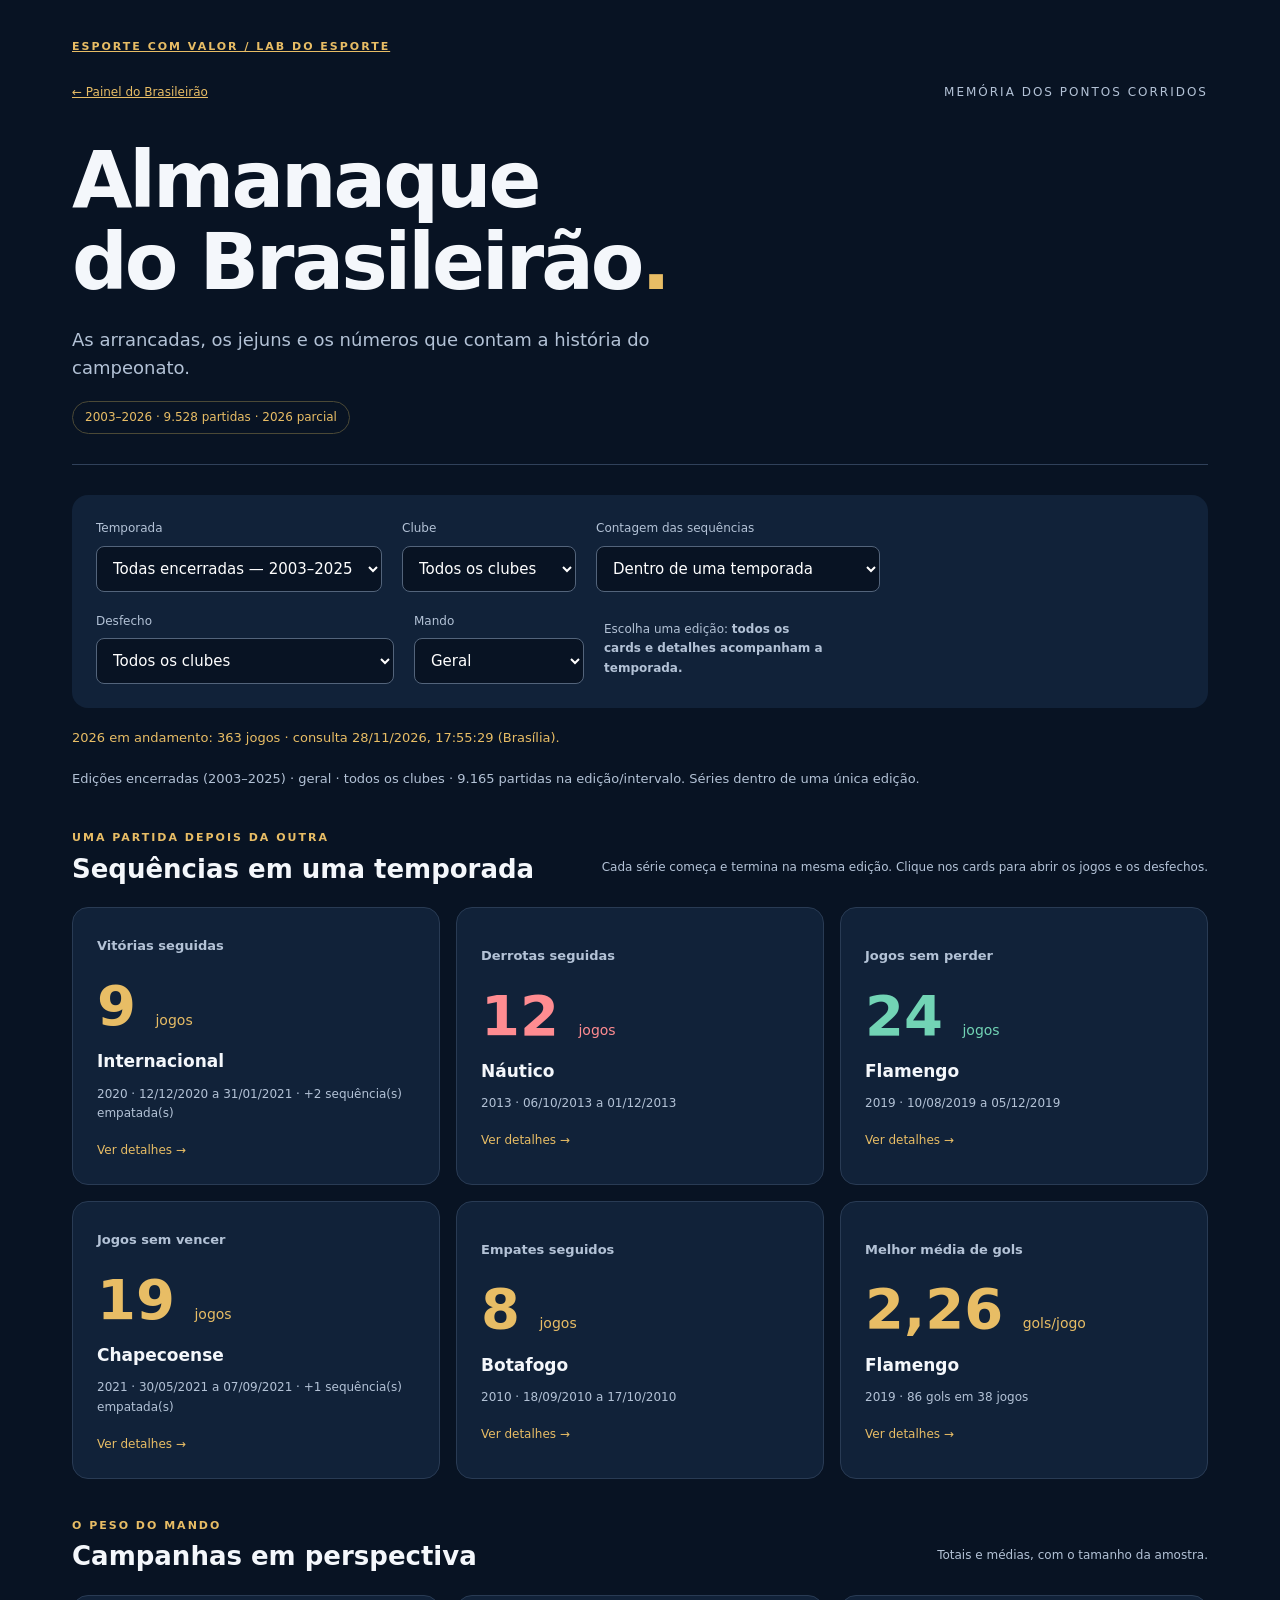
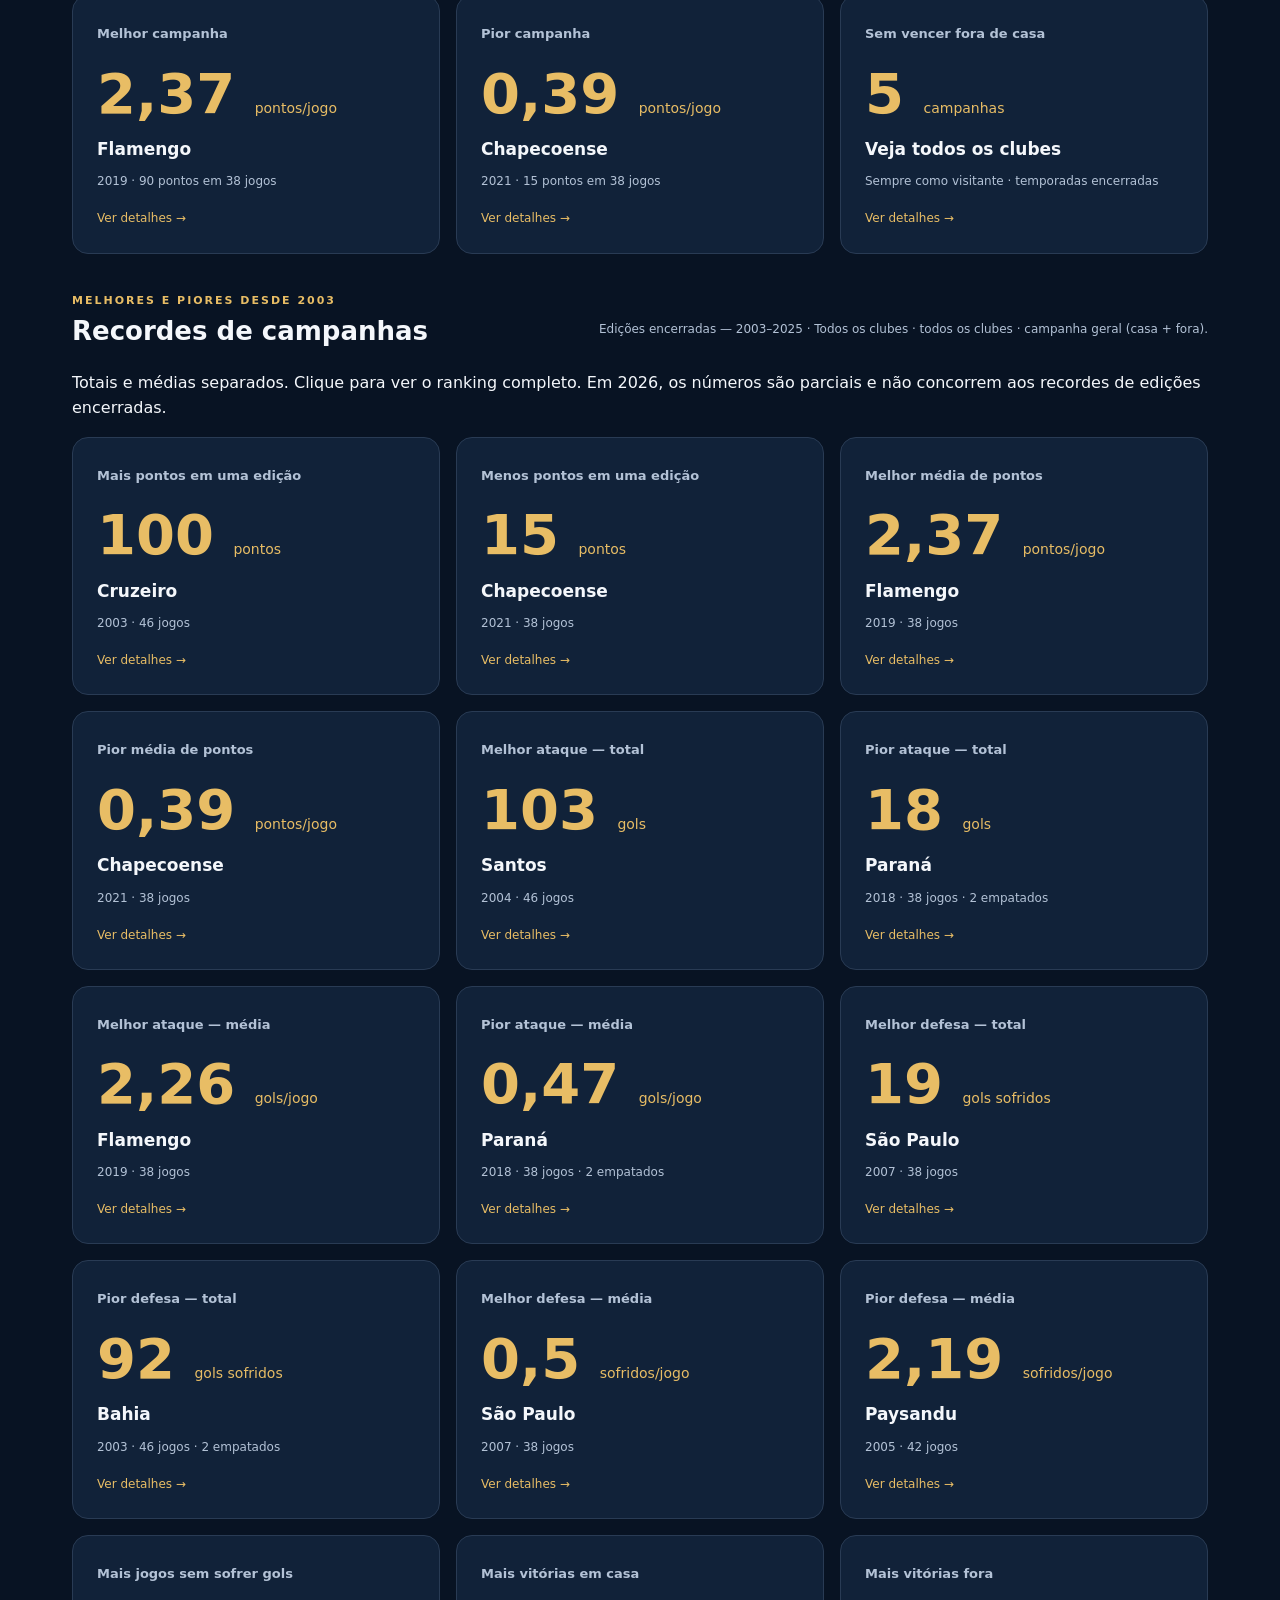
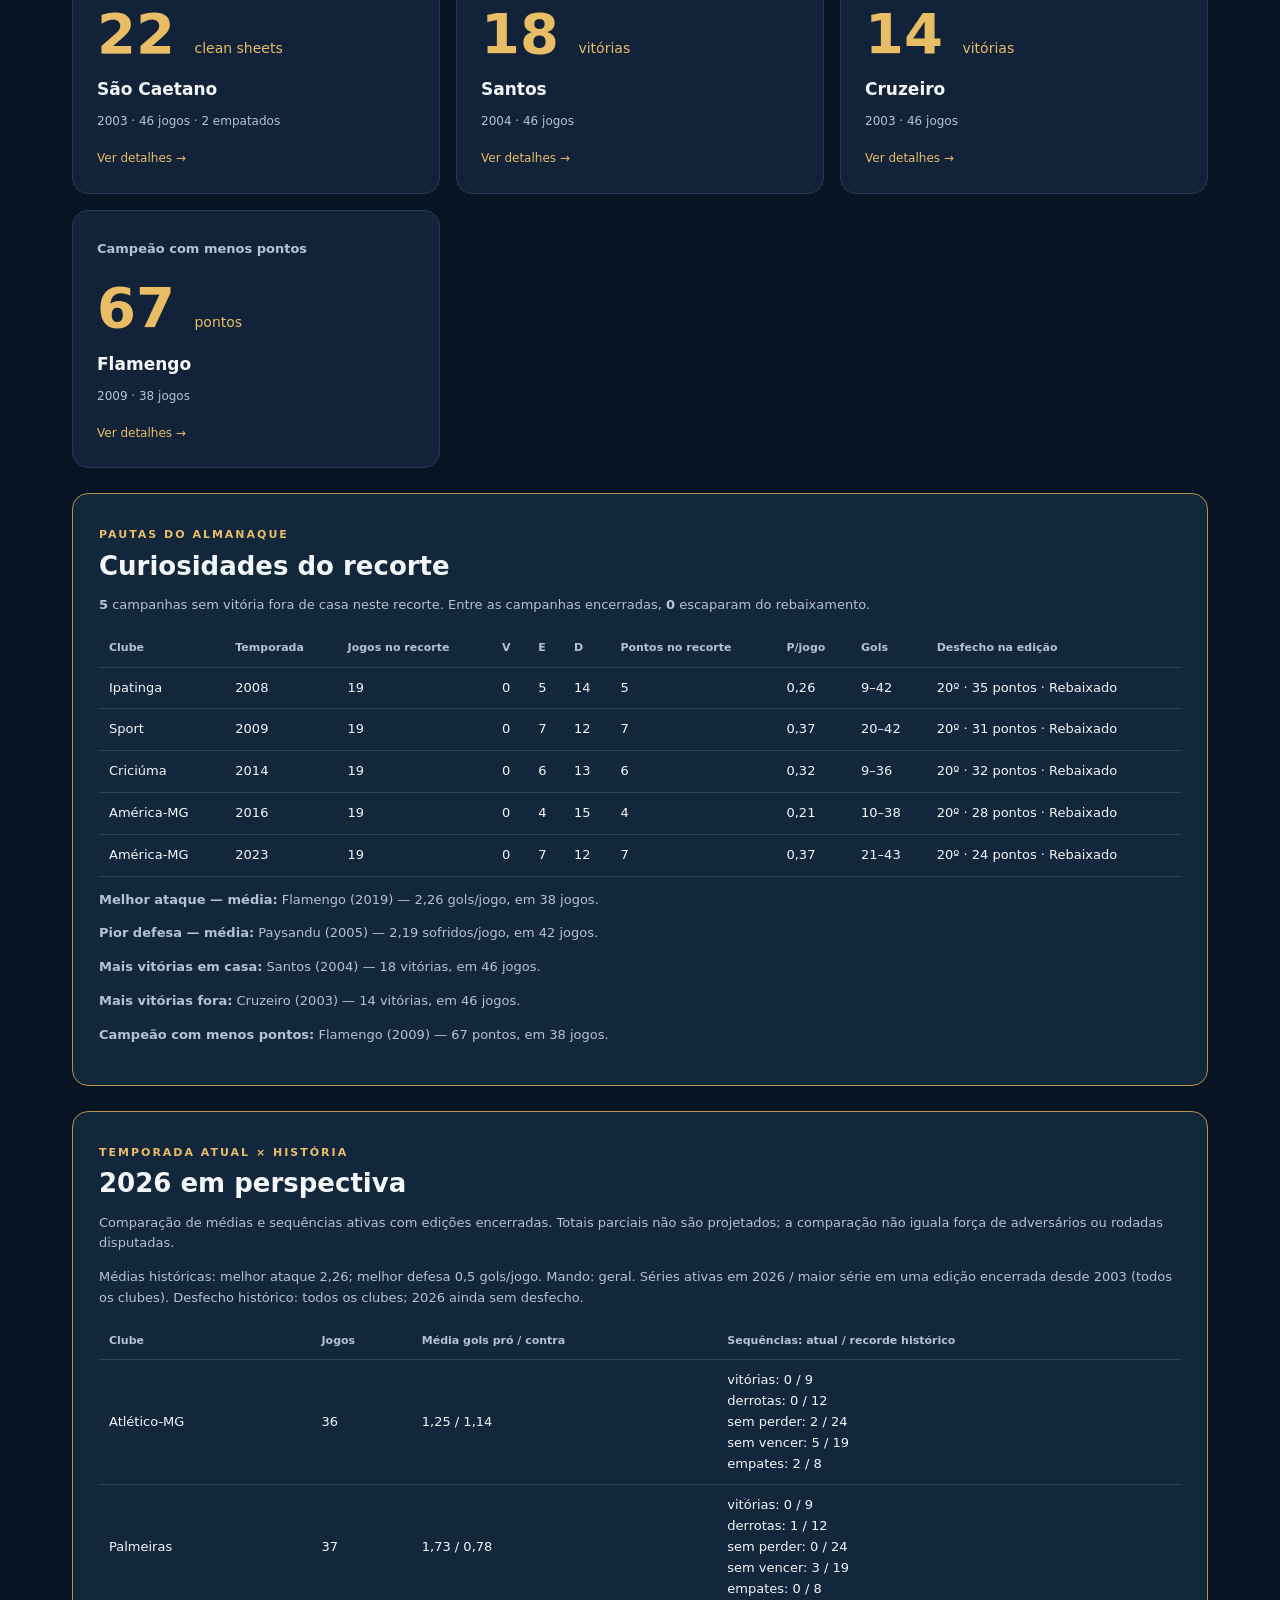
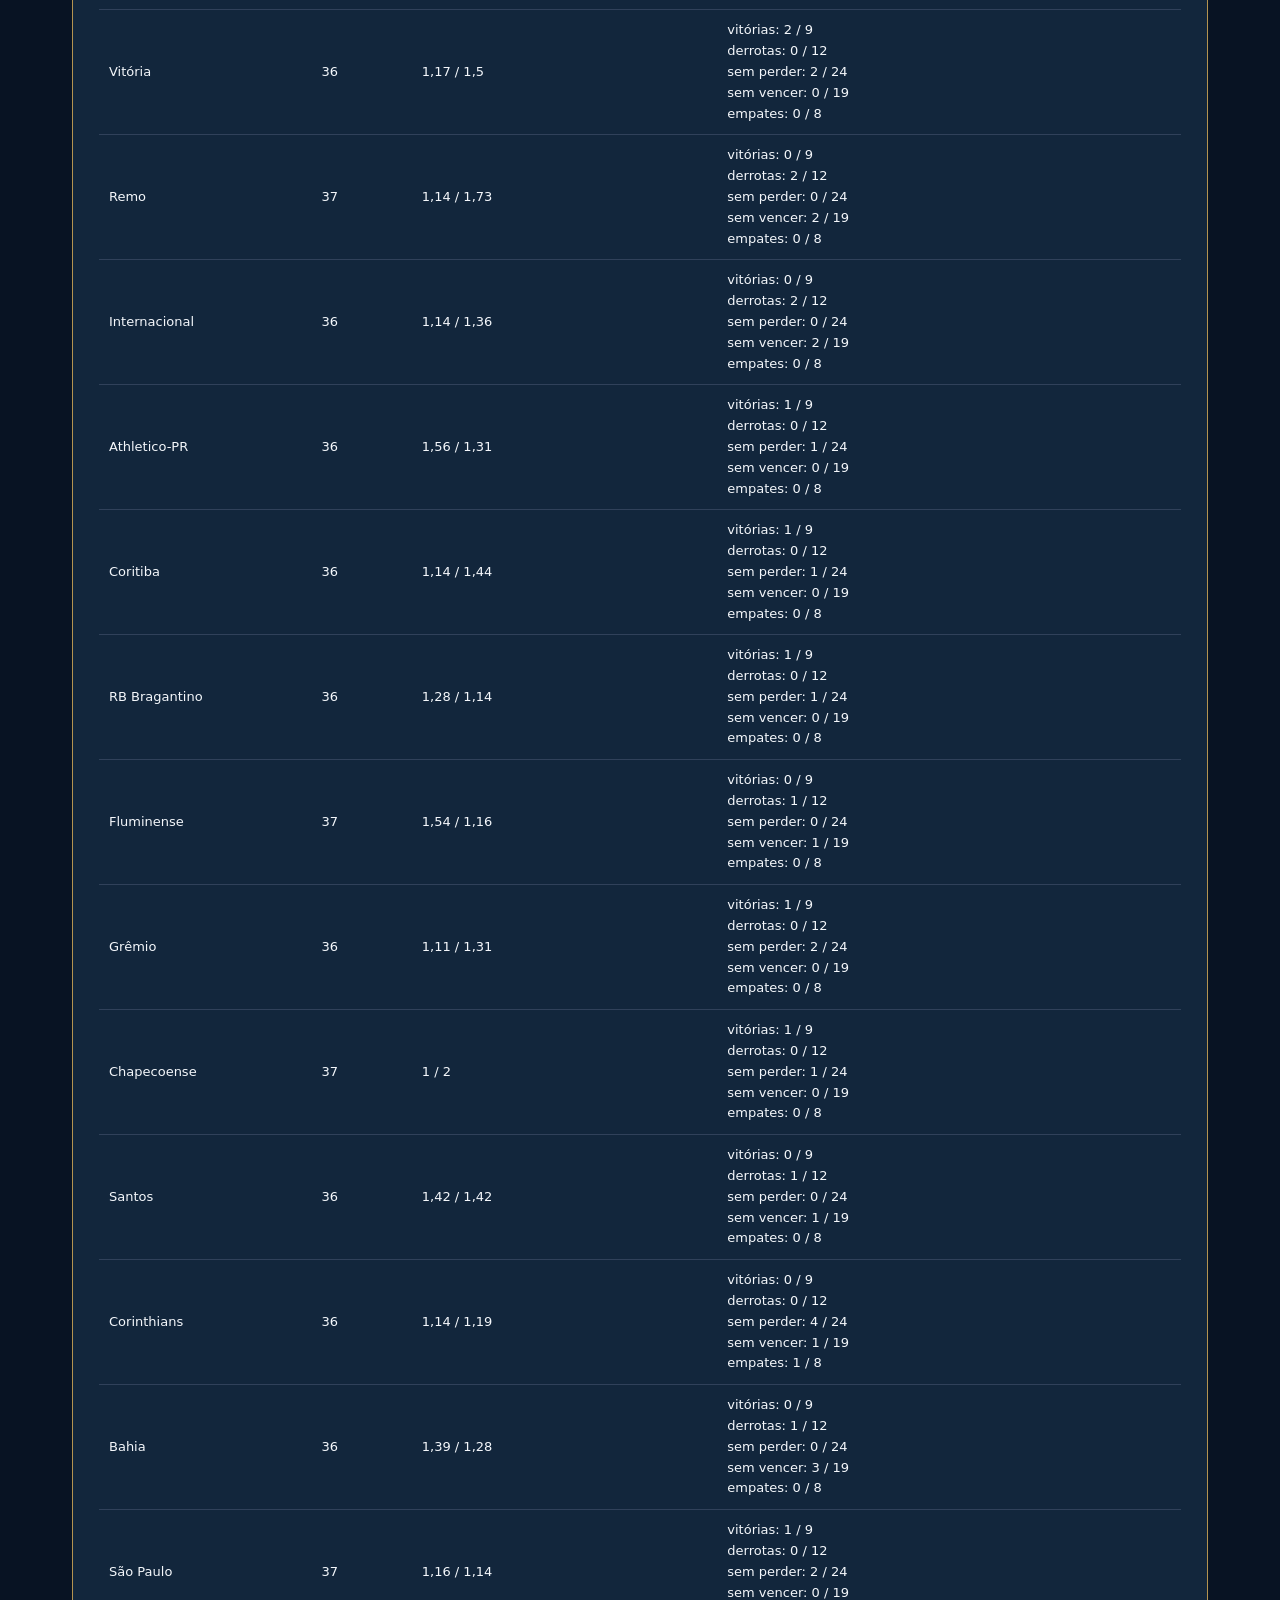
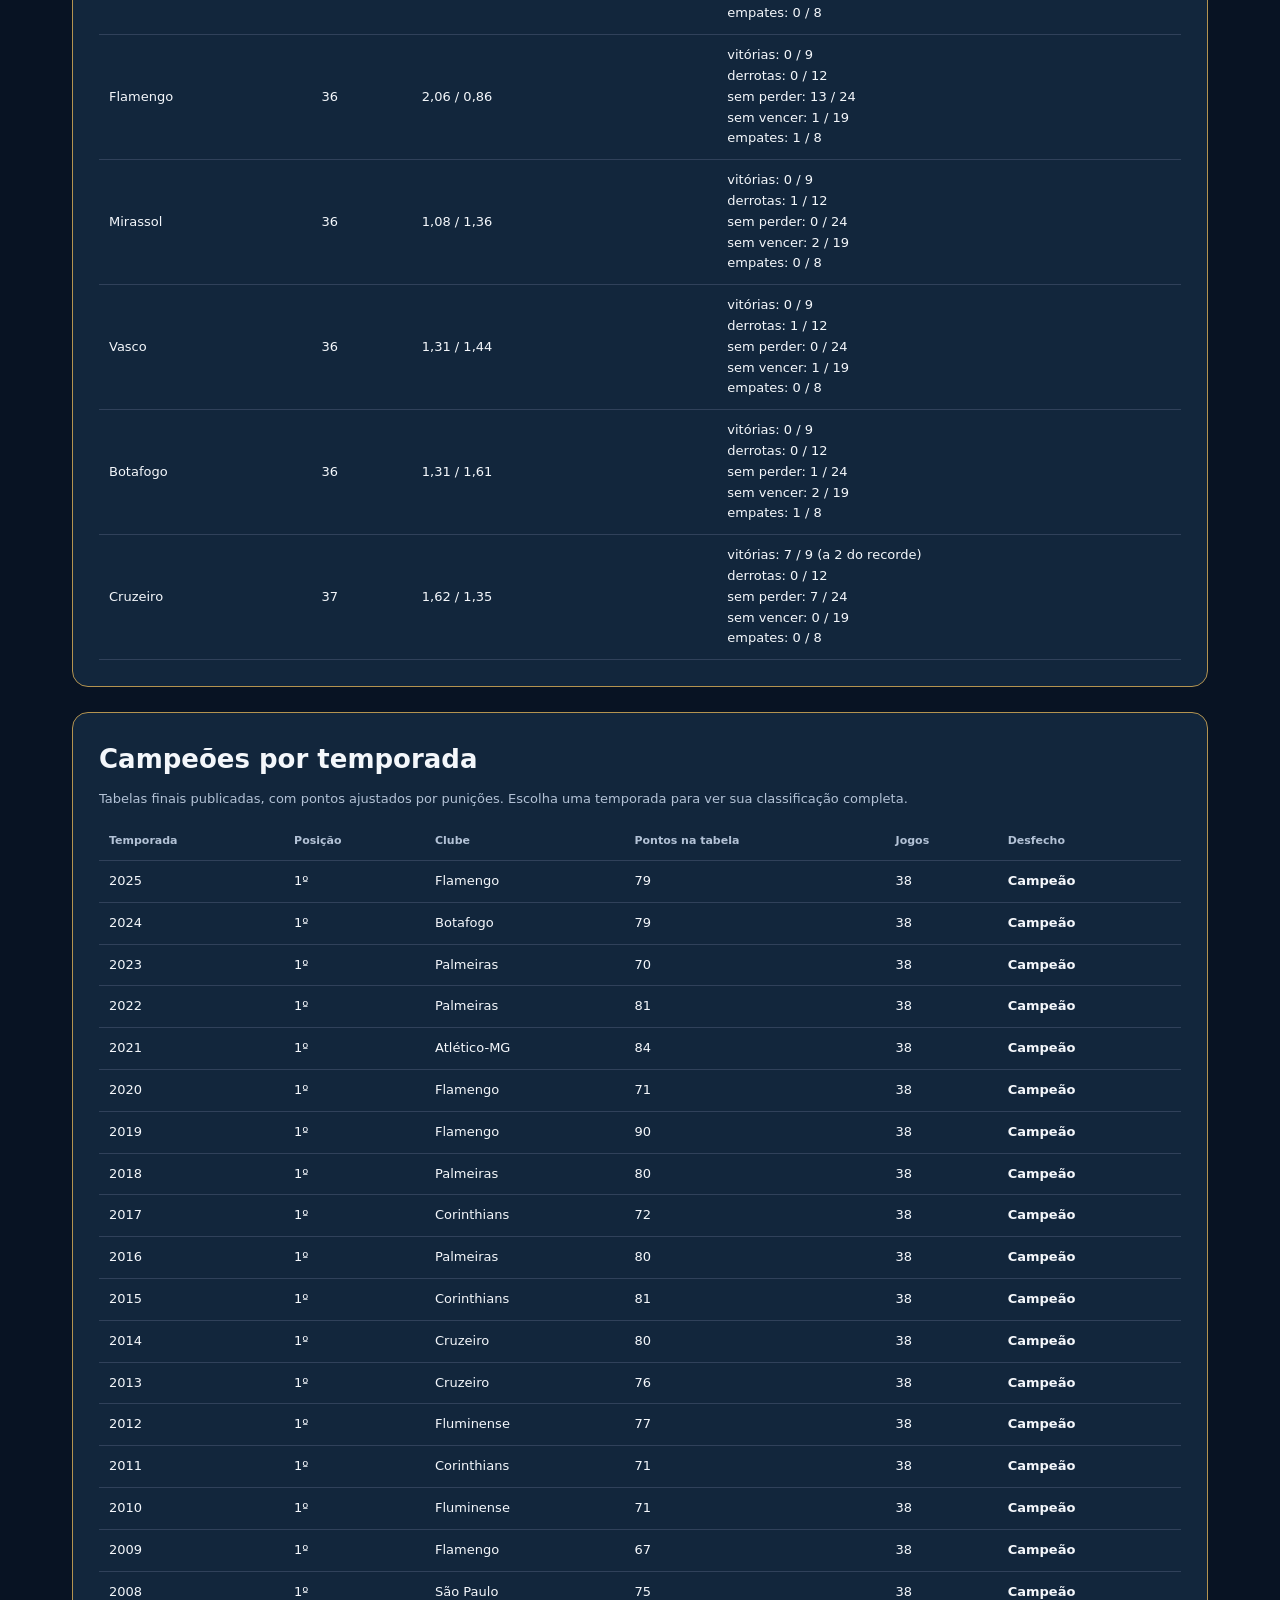
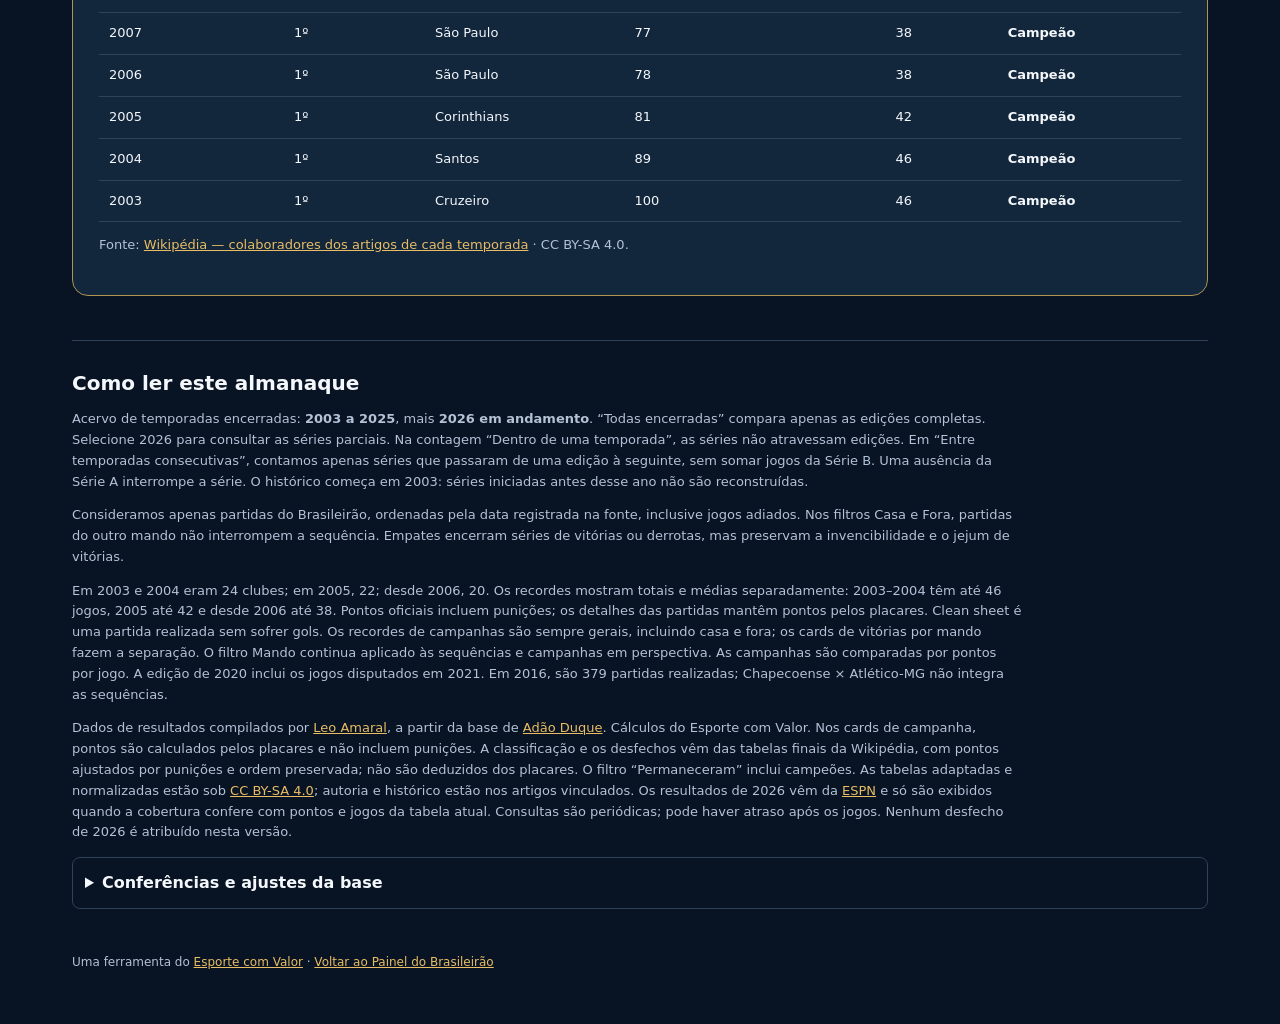
<file: almanaque.html>
<!doctype html><html lang="pt-BR"><head><meta charset="utf-8"><meta name="viewport" content="width=device-width,initial-scale=1"><title>Almanaque do Brasileirão | Esporte com Valor</title><meta name="description" content="Explore as temporadas do Brasileirão desde 2003: vitórias e derrotas seguidas, invencibilidade, jejuns e campanhas em casa e fora."><link rel="stylesheet" href="./almanaque.css?v=4"></head><body><main><header><a class="brand" href="https://esportecomvalor.wordpress.com/">ESPORTE COM VALOR / LAB DO ESPORTE</a><nav><a href="./">← Painel do Brasileirão</a><span>MEMÓRIA DOS PONTOS CORRIDOS</span></nav><h1>Almanaque<br>do Brasileirão<span>.</span></h1><p>As arrancadas, os jejuns e os números que contam a história do campeonato.</p><div class="coverage" id="coverage">Carregando acervo…</div></header><section class="filters" aria-label="Filtros do almanaque"><label>Temporada<select id="season" disabled><option value="all">Todas — desde 2003</option></select></label><label>Clube<select id="club"><option value="all">Todos os clubes</option></select></label><label>Contagem das sequências<select id="sequence-mode"><option value="single">Dentro de uma temporada</option><option value="cross">Entre temporadas consecutivas</option></select></label><label>Desfecho<select id="outcome"><option value="all">Todos os clubes</option><option value="champion">Campeões</option><option value="relegated">Rebaixados</option><option value="survived">Permaneceram (inclui campeões)</option></select></label><label>Mando<select id="venue"><option value="all">Geral</option><option value="home">Em casa</option><option value="away">Fora de casa</option></select></label><p>Escolha uma edição: <strong>todos os cards e detalhes acompanham a temporada.</strong></p></section><p id="live-status" class="scope" role="status"></p><p id="scope" class="scope" role="status" aria-live="polite"></p><section aria-labelledby="sequences-title"><div class="section-heading"><div><span class="eyebrow">UMA PARTIDA DEPOIS DA OUTRA</span><h2 id="sequences-title">Sequências e arrancadas</h2></div><p id="sequence-help">Clique em um card para conhecer os jogos.</p></div><div id="cards" class="cards" aria-live="polite"><p>Preparando recordes…</p></div></section><section class="detail" id="detail" aria-labelledby="detail-title" hidden><button id="close-detail" class="close" type="button">Fechar detalhes ×</button><h2 id="detail-title" tabindex="-1"></h2><p id="detail-intro"></p><div id="detail-body"></div></section><section aria-labelledby="campaign-title"><div class="section-heading"><div><span class="eyebrow">O PESO DO MANDO</span><h2 id="campaign-title">Campanhas em perspectiva</h2></div><p>Totais e médias, com o tamanho da amostra.</p></div><div id="campaigns" class="cards"></div></section><section aria-labelledby="records-title"><div class="section-heading"><div><span class="eyebrow">MELHORES E PIORES DESDE 2003</span><h2 id="records-title">Recordes de campanhas</h2></div><p id="records-scope"></p></div><p>Totais e médias separados. Clique para ver o ranking completo. Em 2026, os números são parciais e não concorrem aos recordes de edições encerradas.</p><div id="history-records" class="cards"></div></section>
<section class="detail" id="club-history" hidden><h2>Histórico do clube no recorte</h2><div id="club-history-body"></div></section><section class="detail"><span class="eyebrow">PAUTAS DO ALMANAQUE</span><h2>Curiosidades do recorte</h2><div id="curiosities"></div></section>
<section class="detail"><span class="eyebrow">TEMPORADA ATUAL × HISTÓRIA</span><h2>2026 em perspectiva</h2><p>Comparação de médias e sequências ativas com edições encerradas. Totais parciais não são projetados; a comparação não iguala força de adversários ou rodadas disputadas.</p><div id="comparisons"></div></section>
<section class="detail" id="active-section" hidden><span class="eyebrow">A SÉRIE QUE SEGUE VIVA</span><h2>Sequências em andamento — 2026</h2><p>Séries dentro da edição de 2026, encerradas no último jogo disponível de cada clube, respeitando o mando escolhido. Um zero indica que a sequência não está ativa. Pode ser menor que o recorde da edição.</p><div id="active-body"></div></section><section class="detail" aria-labelledby="standings-title"><h2 id="standings-title">Classificação e desfechos</h2><p id="standings-intro"></p><div id="standings-body"></div><p id="standings-source"></p></section><section class="method"><h2>Como ler este almanaque</h2><p>Acervo de temporadas encerradas: <strong>2003 a 2025</strong>, mais <strong>2026 em andamento</strong>. “Todas encerradas” compara apenas as edições completas. Selecione 2026 para consultar as séries parciais. Na contagem “Dentro de uma temporada”, as séries não atravessam edições. Em “Entre temporadas consecutivas”, contamos apenas séries que passaram de uma edição à seguinte, sem somar jogos da Série B. Uma ausência da Série A interrompe a série. O histórico começa em 2003: séries iniciadas antes desse ano não são reconstruídas.</p><p>Consideramos apenas partidas do Brasileirão, ordenadas pela data registrada na fonte, inclusive jogos adiados. Nos filtros Casa e Fora, partidas do outro mando não interrompem a sequência. Empates encerram séries de vitórias ou derrotas, mas preservam a invencibilidade e o jejum de vitórias.</p><p>Em 2003 e 2004 eram 24 clubes; em 2005, 22; desde 2006, 20. Os recordes mostram totais e médias separadamente: 2003–2004 têm até 46 jogos, 2005 até 42 e desde 2006 até 38. Pontos oficiais incluem punições; os detalhes das partidas mantêm pontos pelos placares. Clean sheet é uma partida realizada sem sofrer gols. Os recordes de campanhas são sempre gerais, incluindo casa e fora; os cards de vitórias por mando fazem a separação. O filtro Mando continua aplicado às sequências e campanhas em perspectiva. As campanhas são comparadas por pontos por jogo. A edição de 2020 inclui os jogos disputados em 2021. Em 2016, são 379 partidas realizadas; Chapecoense × Atlético-MG não integra as sequências.</p><p>Dados de resultados compilados por <a href="https://github.com/leo-amaral/Brasileirao-2003-a-2025" target="_blank" rel="noopener">Leo Amaral</a>, a partir da base de <a href="https://github.com/adaoduque/Brasileirao_Dataset" target="_blank" rel="noopener">Adão Duque</a>. Cálculos do Esporte com Valor. Nos cards de campanha, pontos são calculados pelos placares e não incluem punições. A classificação e os desfechos vêm das tabelas finais da Wikipédia, com pontos ajustados por punições e ordem preservada; não são deduzidos dos placares. O filtro “Permaneceram” inclui campeões. As tabelas adaptadas e normalizadas estão sob <a href="https://creativecommons.org/licenses/by-sa/4.0/">CC BY-SA 4.0</a>; autoria e histórico estão nos artigos vinculados. Os resultados de 2026 vêm da <a href="https://www.espn.com.br/futebol/competicao/_/nome/bra.1">ESPN</a> e só são exibidos quando a cobertura confere com pontos e jogos da tabela atual. Consultas são periódicas; pode haver atraso após os jogos. Nenhum desfecho de 2026 é atribuído nesta versão.</p><details><summary>Conferências e ajustes da base</summary><p>Cobertura conferida por temporada, número de participantes e partidas por clube. Corrigido o mando de Flamengo 2 × 2 Botafogo, de 19/07/2009, que estava invertido na base. <a href="https://en.wikipedia.org/wiki/2009_CR_Flamengo_season">Referência da temporada</a>. As datas e os resultados permanecem sujeitos a revisão editorial. A classificação considera dois rebaixados em 2003, quatro em 2004 e 2005 e quatro desde 2006. Em 2013, por exemplo, os pontos finais de Flamengo e Portuguesa incluem as punições publicadas na tabela. Barueri e Grêmio Prudente são mantidos como os nomes registrados em cada edição.</p></details></section><footer>Uma ferramenta do <a href="https://esportecomvalor.wordpress.com/">Esporte com Valor</a> · <a href="./">Voltar ao Painel do Brasileirão</a></footer></main><script src="./almanaque-engine.js?v=4"></script><script src="./almanaque.js?v=4"></script><script async src="https://www.googletagmanager.com/gtag/js?id=G-3X2SF5L8FV"></script><script>window.dataLayer=window.dataLayer||[];function gtag(){dataLayer.push(arguments)}gtag('js',new Date());gtag('config','G-3X2SF5L8FV');</script></body></html>
</file>
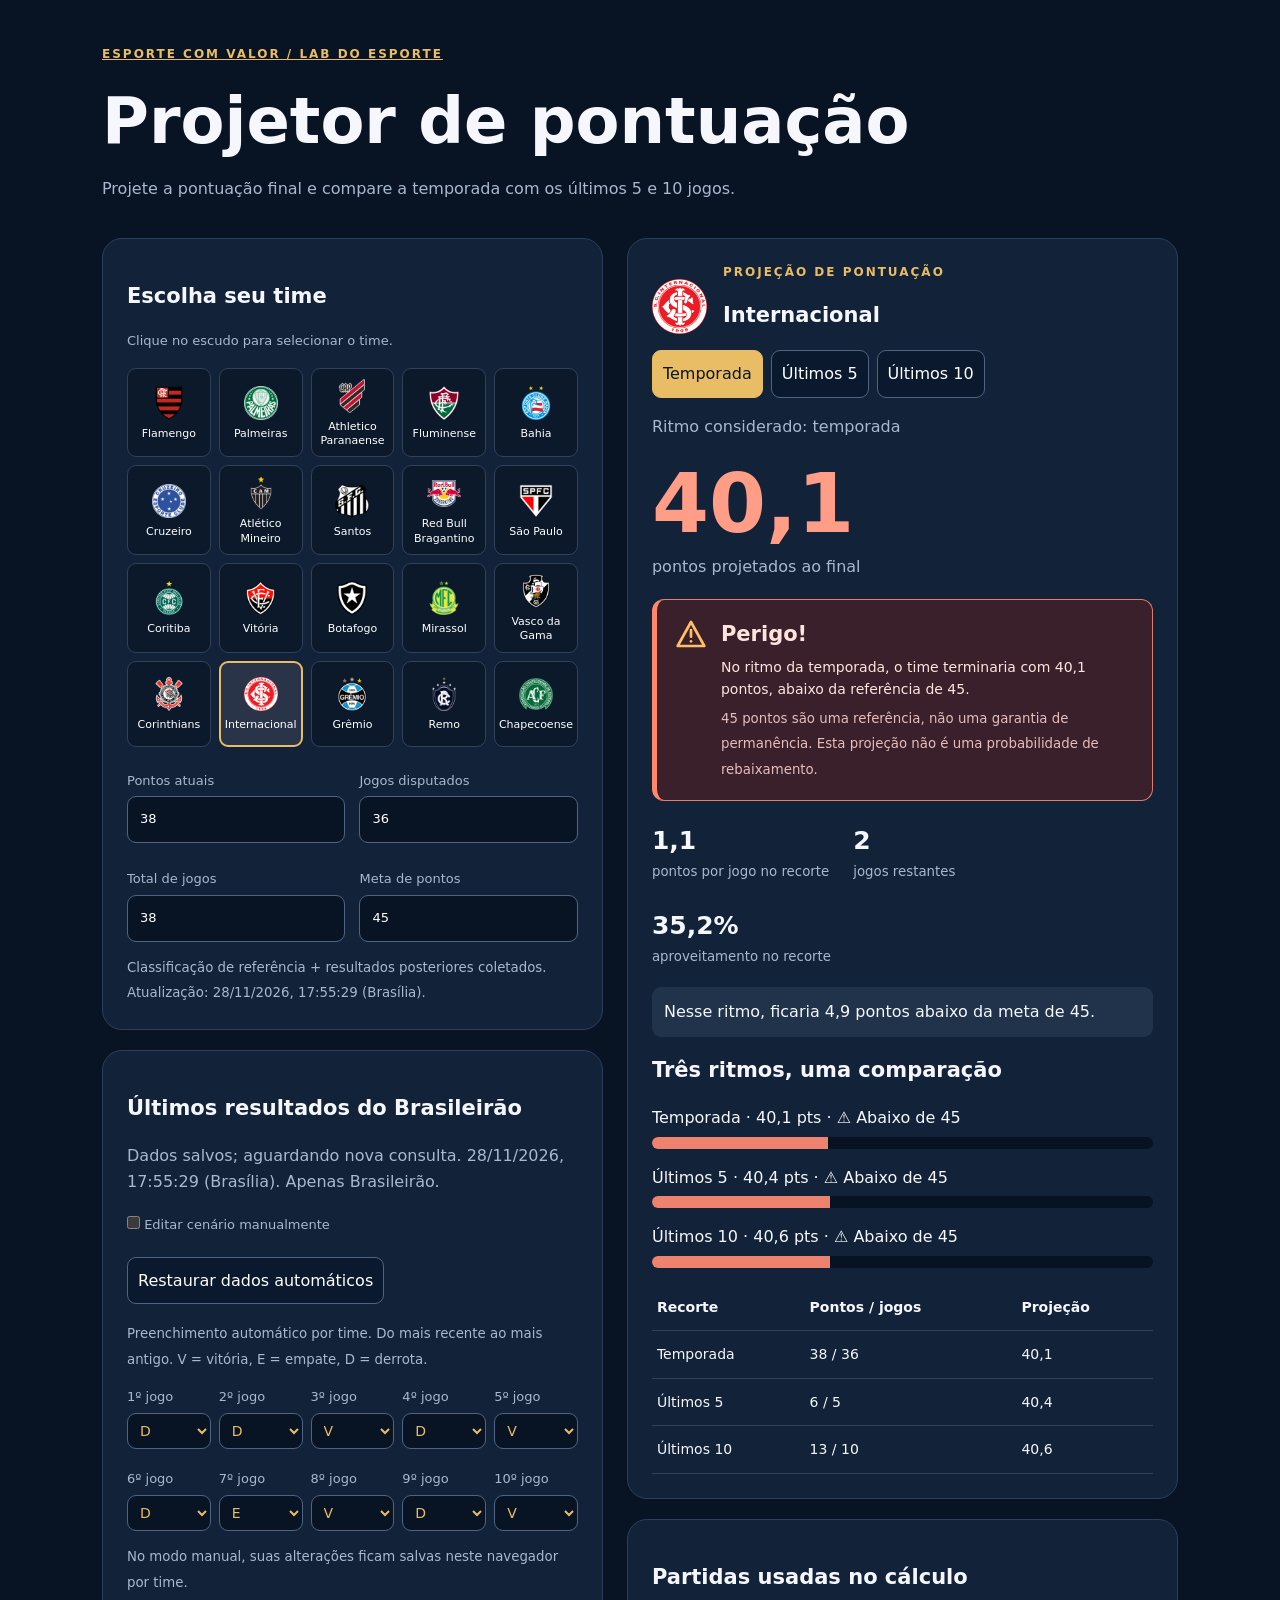
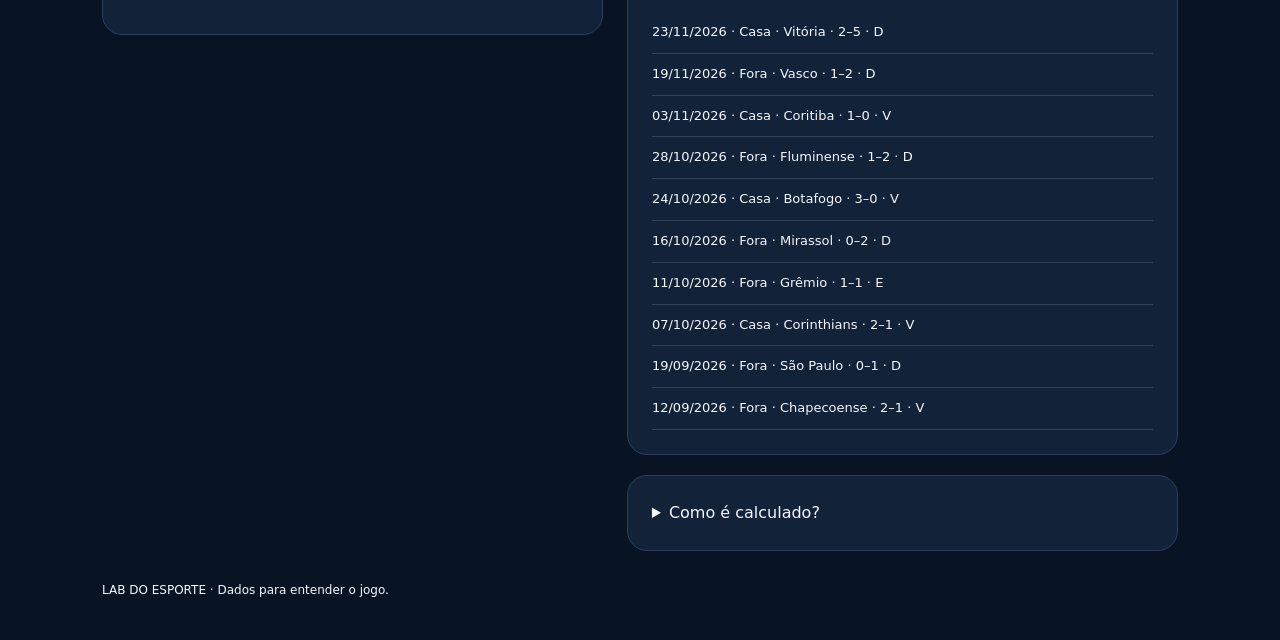
<file: projetor.html>
<!doctype html><html lang="pt-BR"><meta charset="utf-8"><meta name="viewport" content="width=device-width,initial-scale=1"><title>Projetor de pontuação · Esporte com Valor</title><meta name="description" content="Compare a projeção de pontos pelo ritmo da temporada e dos últimos 5 ou 10 jogos."><style>
:root{color-scheme:dark;font:16px/1.6 system-ui;--gold:#e8bd65;--muted:#a8b9ce}*{box-sizing:border-box}body{margin:0;background:#081323;color:#f5f7fc}main{max-width:1120px;margin:auto;padding:40px 22px}a,.brand{color:var(--gold)}.brand{font-size:12px;font-weight:800;letter-spacing:2px}h1{font-size:clamp(36px,6vw,64px);line-height:1.1;margin:20px 0}h2{font-size:21px}p,.muted,small{color:var(--muted)}.grid{display:grid;grid-template-columns:1fr 1.1fr;gap:24px}.panel{background:#112239;border:1px solid #2c405b;padding:24px;border-radius:20px;margin-top:20px}.teams{display:grid;grid-template-columns:repeat(5,minmax(0,1fr));gap:8px;margin:16px 0 24px}.team{min-width:0;min-height:86px;padding:10px 3px 8px;background:#0b192b;border:1px solid #30415a;color:#fff;font-size:11px;line-height:1.3;overflow-wrap:anywhere}.team img{display:block;width:34px;height:34px;object-fit:contain;margin:0 auto 7px}.team[aria-pressed="true"]{border:2px solid #e8bd65;background:#293449}.team:hover{background:#20334b}.fields{display:grid;grid-template-columns:1fr 1fr;gap:14px}label{font-size:13px;color:var(--muted)}input,select{width:100%;padding:12px;margin:5px 0 12px;background:#081323;border:1px solid #4d6582;border-radius:9px;color:white;font:inherit}button{font:inherit;cursor:pointer;border:1px solid #4d6582;background:#0a192d;color:white;border-radius:9px;padding:10px}button:focus-visible,input:focus-visible,select:focus-visible{outline:3px solid var(--gold)}.tabs{display:flex;gap:8px;flex-wrap:wrap}.tabs button[aria-pressed=true]{background:var(--gold);color:#081323;border-color:var(--gold)}.hero{display:flex;align-items:center;gap:16px}.hero img{height:55px;width:55px;object-fit:contain}.big{font-size:82px;line-height:1.2;font-weight:850;color:var(--gold)}.stats{display:flex;gap:24px;flex-wrap:wrap;margin:20px 0}.stats strong{display:block;font-size:25px}.stats small{display:block}.games{display:grid;grid-template-columns:repeat(5,1fr);gap:8px}.games select:disabled{opacity:1;color:#e8bd65}.history-row{padding:10px 0;border-bottom:1px solid #30435d;font-size:13px}.games select{font-size:14px;padding:8px}.track{height:12px;background:#071222;border-radius:8px;overflow:hidden;margin:6px 0 16px}.bar{height:100%;background:var(--gold)}.line{display:flex;justify-content:space-between;gap:12px}.notice{padding:12px;background:#20334b;border-radius:9px}.danger{display:flex;gap:14px;align-items:flex-start;margin:20px 0;padding:18px;border:1px solid #e57c69;border-left:5px solid #ff876e;border-radius:12px;background:#3a202b;color:#ffe4dd}.danger[hidden]{display:none}.danger svg{width:32px;height:32px;flex-shrink:0;color:#ffbf69}.danger strong{display:block;font-size:21px}.danger p{color:#ffe4dd;margin:4px 0;font-size:14px}.danger small{color:#e6bdba}.error{color:#ffb0b0}table{width:100%;border-collapse:collapse;font-size:14px}td,th{text-align:left;border-bottom:1px solid #30435d;padding:12px 5px}footer{font-size:12px;margin-top:30px}details{margin-top:20px}@media(max-width:760px){.grid{grid-template-columns:1fr}main{padding:25px 16px}.panel{padding:18px}.big{font-size:68px}}
</style><main><header><a class="brand" href="https://esportecomvalor.wordpress.com/">ESPORTE COM VALOR / LAB DO ESPORTE</a><h1>Projetor de pontuação</h1><p>Projete a pontuação final e compare a temporada com os últimos 5 e 10 jogos.</p></header><div class="grid"><section><div class="panel"><h2>Escolha seu time</h2><p class="muted" style="font-size:13px">Clique no escudo para selecionar o time.</p><select id="team" hidden aria-label="Time selecionado"></select><div id="teams" class="teams" role="group" aria-label="Escolher time"></div><div class="fields"><label>Pontos atuais<input id="points" type="number" min="0"></label><label>Jogos disputados<input id="played" type="number" min="0"></label><label>Total de jogos<input id="total" type="number" min="1" value="38"></label><label>Meta de pontos<input id="target" type="number" min="1" value="45"></label></div><small id="origin"></small></div><div class="panel"><h2>Últimos resultados do Brasileirão</h2><p id="sync" role="status">Carregando dados salvos…</p><label><input id="manualMode" type="checkbox" style="width:auto"> Editar cenário manualmente</label><p><button id="restore">Restaurar dados automáticos</button></p><p><small>Preenchimento automático por time. Do mais recente ao mais antigo. V = vitória, E = empate, D = derrota.</small></p><div id="games" class="games"></div><small>No modo manual, suas alterações ficam salvas neste navegador por time.</small><p id="error" class="error" role="alert"></p><button id="clear" hidden>Limpar resultados deste time</button></div></section><section><div class="panel" aria-live="polite"><div class="hero"><img id="badge" alt=""><div><div class="brand">PROJEÇÃO DE PONTUAÇÃO</div><h2 id="name"></h2></div></div><div class="tabs" id="tabs"><button data-mode="season" aria-pressed="true">Temporada</button><button data-mode="5" aria-pressed="false">Últimos 5</button><button data-mode="10" aria-pressed="false">Últimos 10</button></div><p id="caption"></p><div class="big" id="projection">—</div><div class="muted">pontos projetados ao final</div><div id="danger" class="danger" hidden role="status"><svg viewBox="0 0 24 24" fill="none" aria-hidden="true"><path d="M12 3 22 21H2L12 3Z" stroke="currentColor" stroke-width="2" stroke-linejoin="round"/><path d="M12 9v5" stroke="currentColor" stroke-width="2" stroke-linecap="round"/><circle cx="12" cy="17.5" r="1" fill="currentColor"/></svg><div><strong>Perigo!</strong><p id="dangerText"></p><small>45 pontos são uma referência, não uma garantia de permanência. Esta projeção não é uma probabilidade de rebaixamento.</small></div></div><div class="stats"><div><strong id="ppg">—</strong><small>pontos por jogo no recorte</small></div><div><strong id="remaining">—</strong><small>jogos restantes</small></div><div><strong id="rate">—</strong><small>aproveitamento no recorte</small></div></div><div id="message" class="notice"></div><h2>Três ritmos, uma comparação</h2><div id="comparison"></div><table><thead><tr><th>Recorte</th><th>Pontos / jogos</th><th>Projeção</th></tr></thead><tbody id="rows"></tbody></table></div><div class="panel"><h2>Partidas usadas no cálculo</h2><div id="history"></div></div><details class="panel"><summary>Como é calculado?</summary><p>Projeção = pontos atuais + (pontos por jogo no recorte × jogos restantes). Vitória vale 3 pontos, empate 1 e derrota 0.</p><p>O resultado decimal representa uma média matemática. Não considera adversários, mando ou lesões e não é uma probabilidade nem uma previsão garantida. A meta é uma referência escolhida por você.</p><p>Os resultados são extraídos do HTML público do Flashscore e ordenados pela data da partida, incluindo jogos adiados na data em que foram disputados. Apenas partidas encerradas da Série A 2026 são consideradas. Os recortes são calculados a partir dos placares, sem depender da tabela visual de forma. A coleta é executada pela rotina do GitHub a cada 30 minutos entre 14h e 2h de Brasília. A fonte e o agendador podem apresentar atrasos. Se a fonte falhar, a última coleta disponível permanece identificada pela data. A classificação parte da referência de 17/10/2026 e soma os resultados posteriores identificados.</p><a id="source" target="_blank" rel="noopener">Fonte da classificação: Wikipédia, colaboradores · CC BY-SA 4.0</a><p><a href="https://www.flashscore.com.br/futebol/brasil/brasileirao-serie-a/classificacao/hdLUdQGi/forma/geral/5/" target="_blank" rel="noopener">Resultados: Flashscore · Brasileirão Série A</a></p></details></section></div><footer>LAB DO ESPORTE · Dados para entender o jogo.</footer></main><script>const badges={"118":"[data-uri]","119":"[data-uri]","120":"[data-uri]","121":"[data-uri]","124":"[data-uri]","126":"[data-uri]","127":"[data-uri]","128":"[data-uri]","130":"[data-uri]","131":"[data-uri]","132":"[data-uri]","133":"[data-uri]","134":"[data-uri]","135":"[data-uri]","136":"[data-uri]","147":"[data-uri]","794":"[data-uri]","1062":"[data-uri]","1198":"[data-uri]","7848":"[data-uri]"};
const reference={
  "league": 71,
  "season": 2026,
  "fetchedAt": "2026-10-17T16:19:18.471956+00:00",
  "sourceUpdatedAt": null,
  "source": "Wikipédia — colaboradores do artigo",
  "sourceUrl": "https://pt.wikipedia.org/wiki/Campeonato_Brasileiro_de_Futebol_de_2026_-_S%C3%A9rie_A",
  "sourceHistoryUrl": "https://pt.wikipedia.org/wiki/Campeonato_Brasileiro_de_Futebol_de_2026_-_S%C3%A9rie_A?action=history",
  "sourceRevision": "73228891",
  "license": "CC BY-SA 4.0",
  "licenseUrl": "https://creativecommons.org/licenses/by-sa/4.0/",
  "notice": "Extração e normalização dos pontos e jogos da tabela comunitária. A data de consulta não garante atualização após cada partida.",
  "teams": [
    {
      "id": 127,
      "name": "Flamengo",
      "points": 64,
      "played": 30
    },
    {
      "id": 121,
      "name": "Palmeiras",
      "points": 63,
      "played": 30
    },
    {
      "id": 134,
      "name": "Athletico Paranaense",
      "points": 53,
      "played": 30
    },
    {
      "id": 124,
      "name": "Fluminense",
      "points": 51,
      "played": 30
    },
    {
      "id": 118,
      "name": "Bahia",
      "points": 49,
      "played": 30
    },
    {
      "id": 135,
      "name": "Cruzeiro",
      "points": 48,
      "played": 30
    },
    {
      "id": 1062,
      "name": "Atlético Mineiro",
      "points": 47,
      "played": 30
    },
    {
      "id": 128,
      "name": "Santos",
      "points": 42,
      "played": 30
    },
    {
      "id": 794,
      "name": "Red Bull Bragantino",
      "points": 40,
      "played": 30
    },
    {
      "id": 126,
      "name": "São Paulo",
      "points": 39,
      "played": 30
    },
    {
      "id": 147,
      "name": "Coritiba",
      "points": 39,
      "played": 30
    },
    {
      "id": 136,
      "name": "Vitória",
      "points": 36,
      "played": 30
    },
    {
      "id": 120,
      "name": "Botafogo",
      "points": 36,
      "played": 30
    },
    {
      "id": 7848,
      "name": "Mirassol",
      "points": 36,
      "played": 31
    },
    {
      "id": 133,
      "name": "Vasco da Gama",
      "points": 35,
      "played": 29
    },
    {
      "id": 131,
      "name": "Corinthians",
      "points": 32,
      "played": 30
    },
    {
      "id": 119,
      "name": "Internacional",
      "points": 32,
      "played": 31
    },
    {
      "id": 130,
      "name": "Grêmio",
      "points": 31,
      "played": 30
    },
    {
      "id": 1198,
      "name": "Remo",
      "points": 25,
      "played": 30
    },
    {
      "id": 132,
      "name": "Chapecoense",
      "points": 18,
      "played": 29
    }
  ]
}
;
const initialForm={"fetchedAt": "2026-10-17T19:07:54.992Z", "sourceUrl": "https://www.flashscore.com.br/futebol/brasil/brasileirao-serie-a/classificacao/hdLUdQGi/forma/geral/5/", "teams": [{"id": 127, "name": "Flamengo", "points": 64, "played": 30, "lastMatchId": "OrXc0lNq", "lastMatchDate": 1791750600000, "recent": [{"id": "OrXc0lNq", "date": 1791750600000, "home": "Flamengo", "away": "Fluminense", "hg": 1, "ag": 0, "round": "Rodada 30", "points": 3, "opponent": "Fluminense", "venue": "Casa", "score": "1–0"}, {"id": "QRDzcFGi", "date": 1791498600000, "home": "Santos", "away": "Flamengo", "hg": 2, "ag": 2, "round": "Rodada 29", "points": 1, "opponent": "Santos", "venue": "Fora", "score": "2–2"}, {"id": "GGUgrep1", "date": 1789939800000, "home": "Flamengo", "away": "Red Bull Bragantino", "hg": 2, "ag": 1, "round": "Rodada 28", "points": 3, "opponent": "Red Bull Bragantino", "venue": "Casa", "score": "2–1"}, {"id": "8GAxJvHk", "date": 1789331400000, "home": "Flamengo", "away": "Corinthians", "hg": 2, "ag": 1, "round": "Rodada 27", "points": 3, "opponent": "Corinthians", "venue": "Casa", "score": "2–1"}, {"id": "CpP6O0gS", "date": 1788721200000, "home": "Remo", "away": "Flamengo", "hg": 0, "ag": 1, "round": "Rodada 26", "points": 3, "opponent": "Remo", "venue": "Fora", "score": "1–0"}, {"id": "QeX6IHJ8", "date": 1788388200000, "home": "Flamengo", "away": "Mirassol", "hg": 2, "ag": 0, "round": "Rodada 4", "points": 3, "opponent": "Mirassol", "venue": "Casa", "score": "2–0"}, {"id": "0lfWpf56", "date": 1788116400000, "home": "Flamengo", "away": "Botafogo", "hg": 3, "ag": 0, "round": "Rodada 25", "points": 3, "opponent": "Botafogo", "venue": "Casa", "score": "3–0"}, {"id": "n3LkYGL0", "date": 1787441400000, "home": "Cruzeiro", "away": "Flamengo", "hg": 2, "ag": 1, "round": "Rodada 24", "points": 0, "opponent": "Cruzeiro", "venue": "Fora", "score": "1–2"}, {"id": "p2c2s0sH", "date": 1786915800000, "home": "Mirassol", "away": "Flamengo", "hg": 1, "ag": 5, "round": "Rodada 23", "points": 3, "opponent": "Mirassol", "venue": "Fora", "score": "5–1"}, {"id": "IiNB3paC", "date": 1786314600000, "home": "Flamengo", "away": "Vitória", "hg": 2, "ag": 0, "round": "Rodada 22", "points": 3, "opponent": "Vitória", "venue": "Casa", "score": "2–0"}]}, {"id": 121, "name": "Palmeiras", "points": 63, "played": 30, "lastMatchId": "8W61K9EF", "lastMatchDate": 1791750600000, "recent": [{"id": "8W61K9EF", "date": 1791750600000, "home": "Palmeiras", "away": "Corinthians", "hg": 4, "ag": 1, "round": "Rodada 30", "points": 3, "opponent": "Corinthians", "venue": "Casa", "score": "4–1"}, {"id": "Mg7qego4", "date": 1791505800000, "home": "Palmeiras", "away": "Bahia", "hg": 1, "ag": 0, "round": "Rodada 29", "points": 3, "opponent": "Bahia", "venue": "Casa", "score": "1–0"}, {"id": "C6IotQKU", "date": 1789912800000, "home": "Grêmio", "away": "Palmeiras", "hg": 0, "ag": 0, "round": "Rodada 28", "points": 1, "opponent": "Grêmio", "venue": "Fora", "score": "0–0"}, {"id": "jyptw08L", "date": 1789248600000, "home": "Palmeiras", "away": "São Paulo", "hg": 2, "ag": 0, "round": "Rodada 27", "points": 3, "opponent": "São Paulo", "venue": "Casa", "score": "2–0"}, {"id": "tSBMi2Ij", "date": 1788730200000, "home": "Botafogo", "away": "Palmeiras", "hg": 0, "ag": 0, "round": "Rodada 26", "points": 1, "opponent": "Botafogo", "venue": "Fora", "score": "0–0"}, {"id": "EiK5agKa", "date": 1788125400000, "home": "Mirassol", "away": "Palmeiras", "hg": 1, "ag": 1, "round": "Rodada 25", "points": 1, "opponent": "Mirassol", "venue": "Fora", "score": "1–1"}, {"id": "MLyBuaTQ", "date": 1787511600000, "home": "Palmeiras", "away": "Vasco", "hg": 4, "ag": 1, "points": 3, "opponent": "Vasco", "venue": "Casa", "score": "4–1"}, {"id": "QisTS0SN", "date": 1786822200000, "home": "Fluminense", "away": "Palmeiras", "hg": 3, "ag": 2, "round": "Rodada 23", "points": 0, "opponent": "Fluminense", "venue": "Fora", "score": "2–3"}, {"id": "zqMUJ5qg", "date": 1786302000000, "home": "Palmeiras", "away": "Internacional", "hg": 0, "ag": 0, "round": "Rodada 22", "points": 1, "opponent": "Internacional", "venue": "Casa", "score": "0–0"}, {"id": "lCVf7Sam", "date": 1785371400000, "home": "Vitória", "away": "Palmeiras", "hg": 0, "ag": 4, "round": "Rodada 21", "points": 3, "opponent": "Vitória", "venue": "Fora", "score": "4–0"}]}, {"id": 134, "name": "Athletico Paranaense", "points": 53, "played": 30, "lastMatchId": "EkcGEvrf", "lastMatchDate": 1791844200000, "recent": [{"id": "EkcGEvrf", "date": 1791844200000, "home": "Chapecoense", "away": "Athletico-PR", "hg": 1, "ag": 4, "points": 3, "opponent": "Chapecoense", "venue": "Fora", "score": "4–1"}, {"id": "QmkB9h0c", "date": 1791500400000, "home": "Athletico-PR", "away": "Atlético-MG", "hg": 2, "ag": 2, "round": "Rodada 29", "points": 1, "opponent": "Atlético-MG", "venue": "Casa", "score": "2–2"}, {"id": "h0zfpxXo", "date": 1789943400000, "home": "Athletico-PR", "away": "Bahia", "hg": 2, "ag": 1, "round": "Rodada 28", "points": 3, "opponent": "Bahia", "venue": "Casa", "score": "2–1"}, {"id": "Ghn7iaNE", "date": 1789171200000, "home": "Coritiba", "away": "Athletico-PR", "hg": 3, "ag": 3, "round": "Rodada 27", "points": 1, "opponent": "Coritiba", "venue": "Fora", "score": "3–3"}, {"id": "ttie61Xq", "date": 1788721200000, "home": "Cruzeiro", "away": "Athletico-PR", "hg": 3, "ag": 1, "round": "Rodada 26", "points": 0, "opponent": "Cruzeiro", "venue": "Fora", "score": "1–3"}, {"id": "McsXFE4t", "date": 1788098400000, "home": "Athletico-PR", "away": "Fluminense", "hg": 3, "ag": 3, "round": "Rodada 25", "points": 1, "opponent": "Fluminense", "venue": "Casa", "score": "3–3"}, {"id": "YaeGJH67", "date": 1787612400000, "home": "Botafogo", "away": "Athletico-PR", "hg": 2, "ag": 3, "round": "Rodada 24", "points": 3, "opponent": "Botafogo", "venue": "Fora", "score": "3–2"}, {"id": "vJLQsUhc", "date": 1786829400000, "home": "Athletico-PR", "away": "Red Bull Bragantino", "hg": 1, "ag": 1, "round": "Rodada 23", "points": 1, "opponent": "Red Bull Bragantino", "venue": "Casa", "score": "1–1"}, {"id": "UVjULREt", "date": 1786311000000, "home": "Santos", "away": "Athletico-PR", "hg": 0, "ag": 2, "round": "Rodada 22", "points": 3, "opponent": "Santos", "venue": "Fora", "score": "2–0"}, {"id": "jJrlBy1L", "date": 1785450600000, "home": "Corinthians", "away": "Athletico-PR", "hg": 0, "ag": 0, "round": "Rodada 21", "points": 1, "opponent": "Corinthians", "venue": "Fora", "score": "0–0"}]}, {"id": 124, "name": "Fluminense", "points": 51, "played": 30, "lastMatchId": "OrXc0lNq", "lastMatchDate": 1791750600000, "recent": [{"id": "OrXc0lNq", "date": 1791750600000, "home": "Flamengo", "away": "Fluminense", "hg": 1, "ag": 0, "round": "Rodada 30", "points": 0, "opponent": "Flamengo", "venue": "Fora", "score": "0–1"}, {"id": "EmpIvY0N", "date": 1791505800000, "home": "Fluminense", "away": "Coritiba", "hg": 4, "ag": 0, "round": "Rodada 29", "points": 3, "opponent": "Coritiba", "venue": "Casa", "score": "4–0"}, {"id": "dASMoUjg", "date": 1789930800000, "home": "Corinthians", "away": "Fluminense", "hg": 1, "ag": 3, "round": "Rodada 28", "points": 3, "opponent": "Corinthians", "venue": "Fora", "score": "3–1"}, {"id": "IoUKVH0e", "date": 1789239600000, "home": "Atlético-MG", "away": "Fluminense", "hg": 3, "ag": 1, "round": "Rodada 27", "points": 0, "opponent": "Atlético-MG", "venue": "Fora", "score": "1–3"}, {"id": "MwalAAYH", "date": 1788652800000, "home": "Fluminense", "away": "Vasco", "hg": 1, "ag": 0, "points": 3, "opponent": "Vasco", "venue": "Casa", "score": "1–0"}, {"id": "McsXFE4t", "date": 1788098400000, "home": "Athletico-PR", "away": "Fluminense", "hg": 3, "ag": 3, "round": "Rodada 25", "points": 1, "opponent": "Athletico-PR", "venue": "Fora", "score": "3–3"}, {"id": "EcuFLwxe", "date": 1787425200000, "home": "Fluminense", "away": "Remo", "hg": 2, "ag": 1, "round": "Rodada 24", "points": 3, "opponent": "Remo", "venue": "Casa", "score": "2–1"}, {"id": "QisTS0SN", "date": 1786822200000, "home": "Fluminense", "away": "Palmeiras", "hg": 3, "ag": 2, "round": "Rodada 23", "points": 3, "opponent": "Palmeiras", "venue": "Casa", "score": "3–2"}, {"id": "EJGK1OTO", "date": 1786233600000, "home": "Botafogo", "away": "Fluminense", "hg": 1, "ag": 1, "round": "Rodada 22", "points": 1, "opponent": "Botafogo", "venue": "Fora", "score": "1–1"}, {"id": "6V8piG9k", "date": 1785371400000, "home": "Fluminense", "away": "Bahia", "hg": 0, "ag": 0, "round": "Rodada 21", "points": 1, "opponent": "Bahia", "venue": "Casa", "score": "0–0"}]}, {"id": 118, "name": "Bahia", "points": 49, "played": 30, "lastMatchId": "hz97G0Ds", "lastMatchDate": 1791757800000, "recent": [{"id": "hz97G0Ds", "date": 1791757800000, "home": "Bahia", "away": "Mirassol", "hg": 1, "ag": 0, "round": "Rodada 30", "points": 3, "opponent": "Mirassol", "venue": "Casa", "score": "1–0"}, {"id": "Mg7qego4", "date": 1791505800000, "home": "Palmeiras", "away": "Bahia", "hg": 1, "ag": 0, "round": "Rodada 29", "points": 0, "opponent": "Palmeiras", "venue": "Fora", "score": "0–1"}, {"id": "h0zfpxXo", "date": 1789943400000, "home": "Athletico-PR", "away": "Bahia", "hg": 2, "ag": 1, "round": "Rodada 28", "points": 0, "opponent": "Athletico-PR", "venue": "Fora", "score": "1–2"}, {"id": "OIkFkwhR", "date": 1789426800000, "home": "Bahia", "away": "Remo", "hg": 2, "ag": 1, "round": "Rodada 27", "points": 3, "opponent": "Remo", "venue": "Casa", "score": "2–1"}, {"id": "MeAOBN9M", "date": 1788634800000, "home": "Red Bull Bragantino", "away": "Bahia", "hg": 2, "ag": 3, "round": "Rodada 26", "points": 3, "opponent": "Red Bull Bragantino", "venue": "Fora", "score": "3–2"}, {"id": "fBuuEhZh", "date": 1788129000000, "home": "Bahia", "away": "Internacional", "hg": 3, "ag": 2, "round": "Rodada 25", "points": 3, "opponent": "Internacional", "venue": "Casa", "score": "3–2"}, {"id": "67hGlx6s", "date": 1787511600000, "home": "Vitória", "away": "Bahia", "hg": 0, "ag": 2, "round": "Rodada 24", "points": 3, "opponent": "Vitória", "venue": "Fora", "score": "2–0"}, {"id": "tps7Na7r", "date": 1786888800000, "home": "Chapecoense", "away": "Bahia", "hg": 3, "ag": 3, "points": 1, "opponent": "Chapecoense", "venue": "Fora", "score": "3–3"}, {"id": "MapCWrTb", "date": 1786302000000, "home": "Bahia", "away": "Vasco", "hg": 0, "ag": 0, "points": 1, "opponent": "Vasco", "venue": "Casa", "score": "0–0"}, {"id": "6V8piG9k", "date": 1785371400000, "home": "Fluminense", "away": "Bahia", "hg": 0, "ag": 0, "round": "Rodada 21", "points": 1, "opponent": "Fluminense", "venue": "Fora", "score": "0–0"}]}, {"id": 135, "name": "Cruzeiro", "points": 48, "played": 30, "lastMatchId": "vXrY11bl", "lastMatchDate": 1791849600000, "recent": [{"id": "vXrY11bl", "date": 1791849600000, "home": "Red Bull Bragantino", "away": "Cruzeiro", "hg": 4, "ag": 2, "round": "Rodada 30", "points": 0, "opponent": "Red Bull Bragantino", "venue": "Fora", "score": "2–4"}, {"id": "E9LhiBpT", "date": 1791419400000, "home": "Cruzeiro", "away": "São Paulo", "hg": 2, "ag": 0, "round": "Rodada 29", "points": 3, "opponent": "São Paulo", "venue": "Casa", "score": "2–0"}, {"id": "QDY1rG1b", "date": 1789930800000, "home": "Vitória", "away": "Cruzeiro", "hg": 1, "ag": 3, "round": "Rodada 28", "points": 3, "opponent": "Vitória", "venue": "Fora", "score": "3–1"}, {"id": "ULeXvMw9", "date": 1789257600000, "home": "Santos", "away": "Cruzeiro", "hg": 2, "ag": 1, "round": "Rodada 27", "points": 0, "opponent": "Santos", "venue": "Fora", "score": "1–2"}, {"id": "ttie61Xq", "date": 1788721200000, "home": "Cruzeiro", "away": "Athletico-PR", "hg": 3, "ag": 1, "round": "Rodada 26", "points": 3, "opponent": "Athletico-PR", "venue": "Casa", "score": "3–1"}, {"id": "dGmuqYZI", "date": 1788049200000, "home": "Vasco", "away": "Cruzeiro", "hg": 3, "ag": 1, "points": 0, "opponent": "Vasco", "venue": "Fora", "score": "1–3"}, {"id": "n3LkYGL0", "date": 1787441400000, "home": "Cruzeiro", "away": "Flamengo", "hg": 2, "ag": 1, "round": "Rodada 24", "points": 3, "opponent": "Flamengo", "venue": "Casa", "score": "2–1"}, {"id": "ClafqMC4", "date": 1786919400000, "home": "Corinthians", "away": "Cruzeiro", "hg": 1, "ag": 2, "round": "Rodada 23", "points": 3, "opponent": "Corinthians", "venue": "Fora", "score": "2–1"}, {"id": "4ODoGNrI", "date": 1786284000000, "home": "Cruzeiro", "away": "Mirassol", "hg": 3, "ag": 1, "round": "Rodada 22", "points": 3, "opponent": "Mirassol", "venue": "Casa", "score": "3–1"}, {"id": "pt4NPzGE", "date": 1785457800000, "home": "Coritiba", "away": "Cruzeiro", "hg": 0, "ag": 1, "round": "Rodada 21", "points": 3, "opponent": "Coritiba", "venue": "Fora", "score": "1–0"}]}, {"id": 1062, "name": "Atlético Mineiro", "points": 47, "played": 30, "lastMatchId": "zaxs0uT0", "lastMatchDate": 1791745200000, "recent": [{"id": "zaxs0uT0", "date": 1791745200000, "home": "Atlético-MG", "away": "Santos", "hg": 2, "ag": 1, "round": "Rodada 30", "points": 3, "opponent": "Santos", "venue": "Casa", "score": "2–1"}, {"id": "QmkB9h0c", "date": 1791500400000, "home": "Athletico-PR", "away": "Atlético-MG", "hg": 2, "ag": 2, "round": "Rodada 29", "points": 1, "opponent": "Athletico-PR", "venue": "Fora", "score": "2–2"}, {"id": "dKNS3gge", "date": 1791063000000, "home": "Atlético-MG", "away": "Red Bull Bragantino", "hg": 1, "ag": 0, "round": "Rodada 21", "points": 3, "opponent": "Red Bull Bragantino", "venue": "Casa", "score": "1–0"}, {"id": "QkKwrnjI", "date": 1789844400000, "home": "Atlético-MG", "away": "Chapecoense", "hg": 1, "ag": 1, "points": 1, "opponent": "Chapecoense", "venue": "Casa", "score": "1–1"}, {"id": "IoUKVH0e", "date": 1789239600000, "home": "Atlético-MG", "away": "Fluminense", "hg": 3, "ag": 1, "round": "Rodada 27", "points": 3, "opponent": "Fluminense", "venue": "Casa", "score": "3–1"}, {"id": "8Y38F5Ac", "date": 1788643800000, "home": "São Paulo", "away": "Atlético-MG", "hg": 2, "ag": 0, "round": "Rodada 26", "points": 0, "opponent": "São Paulo", "venue": "Fora", "score": "0–2"}, {"id": "z78EcXlC", "date": 1788039000000, "home": "Atlético-MG", "away": "Vitória", "hg": 2, "ag": 1, "round": "Rodada 25", "points": 3, "opponent": "Vitória", "venue": "Casa", "score": "2–1"}, {"id": "KGJcWfjD", "date": 1787434200000, "home": "Internacional", "away": "Atlético-MG", "hg": 0, "ag": 0, "round": "Rodada 24", "points": 1, "opponent": "Internacional", "venue": "Fora", "score": "0–0"}, {"id": "tUjBuvCT", "date": 1786906800000, "home": "Atlético-MG", "away": "Grêmio", "hg": 3, "ag": 0, "round": "Rodada 23", "points": 3, "opponent": "Grêmio", "venue": "Casa", "score": "3–0"}, {"id": "IRwLUMcB", "date": 1786224600000, "home": "Remo", "away": "Atlético-MG", "hg": 2, "ag": 2, "round": "Rodada 22", "points": 1, "opponent": "Remo", "venue": "Fora", "score": "2–2"}]}, {"id": 128, "name": "Santos", "points": 42, "played": 30, "lastMatchId": "zaxs0uT0", "lastMatchDate": 1791745200000, "recent": [{"id": "zaxs0uT0", "date": 1791745200000, "home": "Atlético-MG", "away": "Santos", "hg": 2, "ag": 1, "round": "Rodada 30", "points": 0, "opponent": "Atlético-MG", "venue": "Fora", "score": "1–2"}, {"id": "QRDzcFGi", "date": 1791498600000, "home": "Santos", "away": "Flamengo", "hg": 2, "ag": 2, "round": "Rodada 29", "points": 1, "opponent": "Flamengo", "venue": "Casa", "score": "2–2"}, {"id": "U3fuDcW8", "date": 1790982000000, "home": "São Paulo", "away": "Santos", "hg": 1, "ag": 2, "round": "Rodada 21", "points": 3, "opponent": "São Paulo", "venue": "Fora", "score": "2–1"}, {"id": "MuSAtfWA", "date": 1789853400000, "home": "Remo", "away": "Santos", "hg": 1, "ag": 2, "round": "Rodada 28", "points": 3, "opponent": "Remo", "venue": "Fora", "score": "2–1"}, {"id": "ULeXvMw9", "date": 1789257600000, "home": "Santos", "away": "Cruzeiro", "hg": 2, "ag": 1, "round": "Rodada 27", "points": 3, "opponent": "Cruzeiro", "venue": "Casa", "score": "2–1"}, {"id": "l6f34u2d", "date": 1788721200000, "home": "Internacional", "away": "Santos", "hg": 2, "ag": 3, "round": "Rodada 26", "points": 3, "opponent": "Internacional", "venue": "Fora", "score": "3–2"}, {"id": "8fHc1Fkm", "date": 1788116400000, "home": "Corinthians", "away": "Santos", "hg": 0, "ag": 1, "round": "Rodada 25", "points": 3, "opponent": "Corinthians", "venue": "Fora", "score": "1–0"}, {"id": "06m2sLbE", "date": 1787520600000, "home": "Santos", "away": "Mirassol", "hg": 1, "ag": 1, "round": "Rodada 24", "points": 1, "opponent": "Mirassol", "venue": "Casa", "score": "1–1"}, {"id": "APIaNvjo", "date": 1786906800000, "home": "Vasco", "away": "Santos", "hg": 0, "ag": 3, "points": 3, "opponent": "Vasco", "venue": "Fora", "score": "3–0"}, {"id": "UVjULREt", "date": 1786311000000, "home": "Santos", "away": "Athletico-PR", "hg": 0, "ag": 2, "round": "Rodada 22", "points": 0, "opponent": "Athletico-PR", "venue": "Casa", "score": "0–2"}]}, {"id": 794, "name": "Red Bull Bragantino", "points": 40, "played": 30, "lastMatchId": "vXrY11bl", "lastMatchDate": 1791849600000, "recent": [{"id": "vXrY11bl", "date": 1791849600000, "home": "Red Bull Bragantino", "away": "Cruzeiro", "hg": 4, "ag": 2, "round": "Rodada 30", "points": 3, "opponent": "Cruzeiro", "venue": "Casa", "score": "4–2"}, {"id": "f75igXFG", "date": 1791412200000, "home": "Red Bull Bragantino", "away": "Mirassol", "hg": 1, "ag": 1, "round": "Rodada 29", "points": 1, "opponent": "Mirassol", "venue": "Casa", "score": "1–1"}, {"id": "dKNS3gge", "date": 1791063000000, "home": "Atlético-MG", "away": "Red Bull Bragantino", "hg": 1, "ag": 0, "round": "Rodada 21", "points": 0, "opponent": "Atlético-MG", "venue": "Fora", "score": "0–1"}, {"id": "GGUgrep1", "date": 1789939800000, "home": "Flamengo", "away": "Red Bull Bragantino", "hg": 2, "ag": 1, "round": "Rodada 28", "points": 0, "opponent": "Flamengo", "venue": "Fora", "score": "1–2"}, {"id": "4r4oHIo2", "date": 1789255800000, "home": "Botafogo", "away": "Red Bull Bragantino", "hg": 1, "ag": 1, "round": "Rodada 27", "points": 1, "opponent": "Botafogo", "venue": "Fora", "score": "1–1"}, {"id": "MeAOBN9M", "date": 1788634800000, "home": "Red Bull Bragantino", "away": "Bahia", "hg": 2, "ag": 3, "round": "Rodada 26", "points": 0, "opponent": "Bahia", "venue": "Casa", "score": "2–3"}, {"id": "lAzR6ySP", "date": 1788044400000, "home": "São Paulo", "away": "Red Bull Bragantino", "hg": 2, "ag": 1, "round": "Rodada 25", "points": 0, "opponent": "São Paulo", "venue": "Fora", "score": "1–2"}, {"id": "h4Stzwil", "date": 1787511600000, "home": "Red Bull Bragantino", "away": "Grêmio", "hg": 1, "ag": 0, "round": "Rodada 24", "points": 3, "opponent": "Grêmio", "venue": "Casa", "score": "1–0"}, {"id": "vJLQsUhc", "date": 1786829400000, "home": "Athletico-PR", "away": "Red Bull Bragantino", "hg": 1, "ag": 1, "round": "Rodada 23", "points": 1, "opponent": "Athletico-PR", "venue": "Fora", "score": "1–1"}, {"id": "r9PxIqE5", "date": 1786311000000, "home": "Red Bull Bragantino", "away": "Corinthians", "hg": 0, "ag": 2, "round": "Rodada 22", "points": 0, "opponent": "Corinthians", "venue": "Casa", "score": "0–2"}]}, {"id": 126, "name": "São Paulo", "points": 39, "played": 30, "lastMatchId": "nHIhMVq3", "lastMatchDate": 1791676800000, "recent": [{"id": "nHIhMVq3", "date": 1791676800000, "home": "São Paulo", "away": "Vitória", "hg": 2, "ag": 1, "round": "Rodada 30", "points": 3, "opponent": "Vitória", "venue": "Casa", "score": "2–1"}, {"id": "E9LhiBpT", "date": 1791419400000, "home": "Cruzeiro", "away": "São Paulo", "hg": 2, "ag": 0, "round": "Rodada 29", "points": 0, "opponent": "Cruzeiro", "venue": "Fora", "score": "0–2"}, {"id": "U3fuDcW8", "date": 1790982000000, "home": "São Paulo", "away": "Santos", "hg": 1, "ag": 2, "round": "Rodada 21", "points": 0, "opponent": "Santos", "venue": "Casa", "score": "1–2"}, {"id": "0rZDmjMt", "date": 1789862400000, "home": "São Paulo", "away": "Internacional", "hg": 1, "ag": 0, "round": "Rodada 28", "points": 3, "opponent": "Internacional", "venue": "Casa", "score": "1–0"}, {"id": "jyptw08L", "date": 1789248600000, "home": "Palmeiras", "away": "São Paulo", "hg": 2, "ag": 0, "round": "Rodada 27", "points": 0, "opponent": "Palmeiras", "venue": "Fora", "score": "0–2"}, {"id": "8Y38F5Ac", "date": 1788643800000, "home": "São Paulo", "away": "Atlético-MG", "hg": 2, "ag": 0, "round": "Rodada 26", "points": 3, "opponent": "Atlético-MG", "venue": "Casa", "score": "2–0"}, {"id": "lAzR6ySP", "date": 1788044400000, "home": "São Paulo", "away": "Red Bull Bragantino", "hg": 2, "ag": 1, "round": "Rodada 25", "points": 3, "opponent": "Red Bull Bragantino", "venue": "Casa", "score": "2–1"}, {"id": "SMtPnGzf", "date": 1787520600000, "home": "Chapecoense", "away": "São Paulo", "hg": 1, "ag": 0, "points": 0, "opponent": "Chapecoense", "venue": "Fora", "score": "0–1"}, {"id": "GM5oorrh", "date": 1786838400000, "home": "São Paulo", "away": "Coritiba", "hg": 1, "ag": 1, "round": "Rodada 23", "points": 1, "opponent": "Coritiba", "venue": "Casa", "score": "1–1"}, {"id": "ClHgE1DU", "date": 1786215600000, "home": "Grêmio", "away": "São Paulo", "hg": 2, "ag": 1, "round": "Rodada 22", "points": 0, "opponent": "Grêmio", "venue": "Fora", "score": "1–2"}]}, {"id": 147, "name": "Coritiba", "points": 39, "played": 30, "lastMatchId": "OKIyMMkK", "lastMatchDate": 1791831600000, "recent": [{"id": "OKIyMMkK", "date": 1791831600000, "home": "Coritiba", "away": "Botafogo", "hg": 1, "ag": 1, "round": "Rodada 30", "points": 1, "opponent": "Botafogo", "venue": "Casa", "score": "1–1"}, {"id": "EmpIvY0N", "date": 1791505800000, "home": "Fluminense", "away": "Coritiba", "hg": 4, "ag": 0, "round": "Rodada 29", "points": 0, "opponent": "Fluminense", "venue": "Fora", "score": "0–4"}, {"id": "AFN2tZED", "date": 1789860600000, "home": "Vasco", "away": "Coritiba", "hg": 5, "ag": 0, "points": 0, "opponent": "Vasco", "venue": "Fora", "score": "0–5"}, {"id": "Ghn7iaNE", "date": 1789171200000, "home": "Coritiba", "away": "Athletico-PR", "hg": 3, "ag": 3, "round": "Rodada 27", "points": 1, "opponent": "Athletico-PR", "venue": "Casa", "score": "3–3"}, {"id": "U1XkSrf3", "date": 1788703200000, "home": "Coritiba", "away": "Mirassol", "hg": 1, "ag": 2, "round": "Rodada 26", "points": 0, "opponent": "Mirassol", "venue": "Casa", "score": "1–2"}, {"id": "EDetCW35", "date": 1788217200000, "home": "Remo", "away": "Coritiba", "hg": 2, "ag": 3, "round": "Rodada 25", "points": 3, "opponent": "Remo", "venue": "Fora", "score": "3–2"}, {"id": "zP1pfbrK", "date": 1787524200000, "home": "Coritiba", "away": "Corinthians", "hg": 2, "ag": 1, "round": "Rodada 24", "points": 3, "opponent": "Corinthians", "venue": "Casa", "score": "2–1"}, {"id": "GM5oorrh", "date": 1786838400000, "home": "São Paulo", "away": "Coritiba", "hg": 1, "ag": 1, "round": "Rodada 23", "points": 1, "opponent": "São Paulo", "venue": "Fora", "score": "1–1"}, {"id": "lnn4Y4bn", "date": 1786231800000, "home": "Coritiba", "away": "Chapecoense", "hg": 2, "ag": 1, "points": 3, "opponent": "Chapecoense", "venue": "Casa", "score": "2–1"}, {"id": "pt4NPzGE", "date": 1785457800000, "home": "Coritiba", "away": "Cruzeiro", "hg": 0, "ag": 1, "round": "Rodada 21", "points": 0, "opponent": "Cruzeiro", "venue": "Casa", "score": "0–1"}]}, {"id": 136, "name": "Vitória", "points": 36, "played": 30, "lastMatchId": "nHIhMVq3", "lastMatchDate": 1791676800000, "recent": [{"id": "nHIhMVq3", "date": 1791676800000, "home": "São Paulo", "away": "Vitória", "hg": 2, "ag": 1, "round": "Rodada 30", "points": 0, "opponent": "São Paulo", "venue": "Fora", "score": "1–2"}, {"id": "YDhJ7WU9", "date": 1791414000000, "home": "Vitória", "away": "Chapecoense", "hg": 4, "ag": 0, "points": 3, "opponent": "Chapecoense", "venue": "Casa", "score": "4–0"}, {"id": "QDY1rG1b", "date": 1789930800000, "home": "Vitória", "away": "Cruzeiro", "hg": 1, "ag": 3, "round": "Rodada 28", "points": 0, "opponent": "Cruzeiro", "venue": "Casa", "score": "1–3"}, {"id": "MJzCXwWr", "date": 1789326000000, "home": "Mirassol", "away": "Vitória", "hg": 2, "ag": 2, "round": "Rodada 27", "points": 1, "opponent": "Mirassol", "venue": "Fora", "score": "2–2"}, {"id": "GIVcQMOF", "date": 1788822000000, "home": "Vitória", "away": "Grêmio", "hg": 1, "ag": 0, "round": "Rodada 26", "points": 3, "opponent": "Grêmio", "venue": "Casa", "score": "1–0"}, {"id": "z78EcXlC", "date": 1788039000000, "home": "Atlético-MG", "away": "Vitória", "hg": 2, "ag": 1, "round": "Rodada 25", "points": 0, "opponent": "Atlético-MG", "venue": "Fora", "score": "1–2"}, {"id": "67hGlx6s", "date": 1787511600000, "home": "Vitória", "away": "Bahia", "hg": 0, "ag": 2, "round": "Rodada 24", "points": 0, "opponent": "Bahia", "venue": "Casa", "score": "0–2"}, {"id": "nqPYu8N9", "date": 1786915800000, "home": "Vitória", "away": "Botafogo", "hg": 1, "ag": 0, "round": "Rodada 23", "points": 3, "opponent": "Botafogo", "venue": "Casa", "score": "1–0"}, {"id": "IiNB3paC", "date": 1786314600000, "home": "Flamengo", "away": "Vitória", "hg": 2, "ag": 0, "round": "Rodada 22", "points": 0, "opponent": "Flamengo", "venue": "Fora", "score": "0–2"}, {"id": "lCVf7Sam", "date": 1785371400000, "home": "Vitória", "away": "Palmeiras", "hg": 0, "ag": 4, "round": "Rodada 21", "points": 0, "opponent": "Palmeiras", "venue": "Casa", "score": "0–4"}]}, {"id": 120, "name": "Botafogo", "points": 36, "played": 30, "lastMatchId": "OKIyMMkK", "lastMatchDate": 1791831600000, "recent": [{"id": "OKIyMMkK", "date": 1791831600000, "home": "Coritiba", "away": "Botafogo", "hg": 1, "ag": 1, "round": "Rodada 30", "points": 1, "opponent": "Coritiba", "venue": "Fora", "score": "1–1"}, {"id": "bLLlZBOp", "date": 1791415800000, "home": "Botafogo", "away": "Vasco", "hg": 1, "ag": 2, "points": 0, "opponent": "Vasco", "venue": "Casa", "score": "1–2"}, {"id": "4zWUq8L5", "date": 1789848000000, "home": "Mirassol", "away": "Botafogo", "hg": 2, "ag": 0, "round": "Rodada 28", "points": 0, "opponent": "Mirassol", "venue": "Fora", "score": "0–2"}, {"id": "2c2gkfv2", "date": 1789597800000, "home": "Botafogo", "away": "Grêmio", "hg": 3, "ag": 2, "round": "Rodada 21", "points": 3, "opponent": "Grêmio", "venue": "Casa", "score": "3–2"}, {"id": "4r4oHIo2", "date": 1789255800000, "home": "Botafogo", "away": "Red Bull Bragantino", "hg": 1, "ag": 1, "round": "Rodada 27", "points": 1, "opponent": "Red Bull Bragantino", "venue": "Casa", "score": "1–1"}, {"id": "tSBMi2Ij", "date": 1788730200000, "home": "Botafogo", "away": "Palmeiras", "hg": 0, "ag": 0, "round": "Rodada 26", "points": 1, "opponent": "Palmeiras", "venue": "Casa", "score": "0–0"}, {"id": "0lfWpf56", "date": 1788116400000, "home": "Flamengo", "away": "Botafogo", "hg": 3, "ag": 0, "round": "Rodada 25", "points": 0, "opponent": "Flamengo", "venue": "Fora", "score": "0–3"}, {"id": "YaeGJH67", "date": 1787612400000, "home": "Botafogo", "away": "Athletico-PR", "hg": 2, "ag": 3, "round": "Rodada 24", "points": 0, "opponent": "Athletico-PR", "venue": "Casa", "score": "2–3"}, {"id": "nqPYu8N9", "date": 1786915800000, "home": "Vitória", "away": "Botafogo", "hg": 1, "ag": 0, "round": "Rodada 23", "points": 0, "opponent": "Vitória", "venue": "Fora", "score": "0–1"}, {"id": "EJGK1OTO", "date": 1786233600000, "home": "Botafogo", "away": "Fluminense", "hg": 1, "ag": 1, "round": "Rodada 22", "points": 1, "opponent": "Fluminense", "venue": "Casa", "score": "1–1"}]}, {"id": 7848, "name": "Mirassol", "points": 36, "played": 31, "lastMatchId": "0MmjRHRa", "lastMatchDate": 1792191600000, "recent": [{"id": "0MmjRHRa", "date": 1792191600000, "home": "Mirassol", "away": "Internacional", "hg": 2, "ag": 0, "round": "Rodada 31", "points": 3, "opponent": "Internacional", "venue": "Casa", "score": "2–0"}, {"id": "hz97G0Ds", "date": 1791757800000, "home": "Bahia", "away": "Mirassol", "hg": 1, "ag": 0, "round": "Rodada 30", "points": 0, "opponent": "Bahia", "venue": "Fora", "score": "0–1"}, {"id": "f75igXFG", "date": 1791412200000, "home": "Red Bull Bragantino", "away": "Mirassol", "hg": 1, "ag": 1, "round": "Rodada 29", "points": 1, "opponent": "Red Bull Bragantino", "venue": "Fora", "score": "1–1"}, {"id": "4zWUq8L5", "date": 1789848000000, "home": "Mirassol", "away": "Botafogo", "hg": 2, "ag": 0, "round": "Rodada 28", "points": 3, "opponent": "Botafogo", "venue": "Casa", "score": "2–0"}, {"id": "MJzCXwWr", "date": 1789326000000, "home": "Mirassol", "away": "Vitória", "hg": 2, "ag": 2, "round": "Rodada 27", "points": 1, "opponent": "Vitória", "venue": "Casa", "score": "2–2"}, {"id": "U1XkSrf3", "date": 1788703200000, "home": "Coritiba", "away": "Mirassol", "hg": 1, "ag": 2, "round": "Rodada 26", "points": 3, "opponent": "Coritiba", "venue": "Fora", "score": "2–1"}, {"id": "QeX6IHJ8", "date": 1788388200000, "home": "Flamengo", "away": "Mirassol", "hg": 2, "ag": 0, "round": "Rodada 4", "points": 0, "opponent": "Flamengo", "venue": "Fora", "score": "0–2"}, {"id": "EiK5agKa", "date": 1788125400000, "home": "Mirassol", "away": "Palmeiras", "hg": 1, "ag": 1, "round": "Rodada 25", "points": 1, "opponent": "Palmeiras", "venue": "Casa", "score": "1–1"}, {"id": "06m2sLbE", "date": 1787520600000, "home": "Santos", "away": "Mirassol", "hg": 1, "ag": 1, "round": "Rodada 24", "points": 1, "opponent": "Santos", "venue": "Fora", "score": "1–1"}, {"id": "p2c2s0sH", "date": 1786915800000, "home": "Mirassol", "away": "Flamengo", "hg": 1, "ag": 5, "round": "Rodada 23", "points": 0, "opponent": "Flamengo", "venue": "Casa", "score": "1–5"}]}, {"id": 133, "name": "Vasco da Gama", "points": 35, "played": 29, "lastMatchId": "KAQ6bSid", "lastMatchDate": 1791666000000, "recent": [{"id": "KAQ6bSid", "date": 1791666000000, "home": "Vasco", "away": "Remo", "hg": 0, "ag": 0, "points": 1, "opponent": "Remo", "venue": "Casa", "score": "0–0"}, {"id": "bLLlZBOp", "date": 1791415800000, "home": "Botafogo", "away": "Vasco", "hg": 1, "ag": 2, "points": 3, "opponent": "Botafogo", "venue": "Fora", "score": "2–1"}, {"id": "AFN2tZED", "date": 1789860600000, "home": "Vasco", "away": "Coritiba", "hg": 5, "ag": 0, "points": 3, "opponent": "Coritiba", "venue": "Casa", "score": "5–0"}, {"id": "jaSSTeV7", "date": 1789239600000, "home": "Grêmio", "away": "Vasco", "hg": 1, "ag": 2, "points": 3, "opponent": "Grêmio", "venue": "Fora", "score": "2–1"}, {"id": "MwalAAYH", "date": 1788652800000, "home": "Fluminense", "away": "Vasco", "hg": 1, "ag": 0, "points": 0, "opponent": "Fluminense", "venue": "Fora", "score": "0–1"}, {"id": "dGmuqYZI", "date": 1788049200000, "home": "Vasco", "away": "Cruzeiro", "hg": 3, "ag": 1, "points": 3, "opponent": "Cruzeiro", "venue": "Casa", "score": "3–1"}, {"id": "MLyBuaTQ", "date": 1787511600000, "home": "Palmeiras", "away": "Vasco", "hg": 4, "ag": 1, "points": 0, "opponent": "Palmeiras", "venue": "Fora", "score": "1–4"}, {"id": "APIaNvjo", "date": 1786906800000, "home": "Vasco", "away": "Santos", "hg": 0, "ag": 3, "points": 0, "opponent": "Santos", "venue": "Casa", "score": "0–3"}, {"id": "MapCWrTb", "date": 1786302000000, "home": "Bahia", "away": "Vasco", "hg": 0, "ag": 0, "points": 1, "opponent": "Bahia", "venue": "Fora", "score": "0–0"}, {"id": "MPBb0Kn3", "date": 1785022200000, "home": "Vasco", "away": "Mirassol", "hg": 1, "ag": 1, "points": 1, "opponent": "Mirassol", "venue": "Casa", "score": "1–1"}]}, {"id": 131, "name": "Corinthians", "points": 32, "played": 30, "lastMatchId": "8W61K9EF", "lastMatchDate": 1791750600000, "recent": [{"id": "8W61K9EF", "date": 1791750600000, "home": "Palmeiras", "away": "Corinthians", "hg": 4, "ag": 1, "round": "Rodada 30", "points": 0, "opponent": "Palmeiras", "venue": "Fora", "score": "1–4"}, {"id": "phCOok8j", "date": 1791412200000, "home": "Internacional", "away": "Corinthians", "hg": 2, "ag": 1, "round": "Rodada 29", "points": 0, "opponent": "Internacional", "venue": "Fora", "score": "1–2"}, {"id": "dASMoUjg", "date": 1789930800000, "home": "Corinthians", "away": "Fluminense", "hg": 1, "ag": 3, "round": "Rodada 28", "points": 0, "opponent": "Fluminense", "venue": "Casa", "score": "1–3"}, {"id": "8GAxJvHk", "date": 1789331400000, "home": "Flamengo", "away": "Corinthians", "hg": 2, "ag": 1, "round": "Rodada 27", "points": 0, "opponent": "Flamengo", "venue": "Fora", "score": "1–2"}, {"id": "lrCGDquA", "date": 1788733800000, "home": "Corinthians", "away": "Chapecoense", "hg": 1, "ag": 2, "points": 0, "opponent": "Chapecoense", "venue": "Casa", "score": "1–2"}, {"id": "8fHc1Fkm", "date": 1788116400000, "home": "Corinthians", "away": "Santos", "hg": 0, "ag": 1, "round": "Rodada 25", "points": 0, "opponent": "Santos", "venue": "Casa", "score": "0–1"}, {"id": "zP1pfbrK", "date": 1787524200000, "home": "Coritiba", "away": "Corinthians", "hg": 2, "ag": 1, "round": "Rodada 24", "points": 0, "opponent": "Coritiba", "venue": "Fora", "score": "1–2"}, {"id": "ClafqMC4", "date": 1786919400000, "home": "Corinthians", "away": "Cruzeiro", "hg": 1, "ag": 2, "round": "Rodada 23", "points": 0, "opponent": "Cruzeiro", "venue": "Casa", "score": "1–2"}, {"id": "r9PxIqE5", "date": 1786311000000, "home": "Red Bull Bragantino", "away": "Corinthians", "hg": 0, "ag": 2, "round": "Rodada 22", "points": 3, "opponent": "Red Bull Bragantino", "venue": "Fora", "score": "2–0"}, {"id": "jJrlBy1L", "date": 1785450600000, "home": "Corinthians", "away": "Athletico-PR", "hg": 0, "ag": 0, "round": "Rodada 21", "points": 1, "opponent": "Athletico-PR", "venue": "Casa", "score": "0–0"}]}, {"id": 119, "name": "Internacional", "points": 32, "played": 31, "lastMatchId": "0MmjRHRa", "lastMatchDate": 1792191600000, "recent": [{"id": "0MmjRHRa", "date": 1792191600000, "home": "Mirassol", "away": "Internacional", "hg": 2, "ag": 0, "round": "Rodada 31", "points": 0, "opponent": "Mirassol", "venue": "Fora", "score": "0–2"}, {"id": "8CzkbJcD", "date": 1791750600000, "home": "Grêmio", "away": "Internacional", "hg": 1, "ag": 1, "round": "Rodada 30", "points": 1, "opponent": "Grêmio", "venue": "Fora", "score": "1–1"}, {"id": "phCOok8j", "date": 1791412200000, "home": "Internacional", "away": "Corinthians", "hg": 2, "ag": 1, "round": "Rodada 29", "points": 3, "opponent": "Corinthians", "venue": "Casa", "score": "2–1"}, {"id": "0rZDmjMt", "date": 1789862400000, "home": "São Paulo", "away": "Internacional", "hg": 1, "ag": 0, "round": "Rodada 28", "points": 0, "opponent": "São Paulo", "venue": "Fora", "score": "0–1"}, {"id": "8jRopHFl", "date": 1789243200000, "home": "Chapecoense", "away": "Internacional", "hg": 1, "ag": 2, "points": 3, "opponent": "Chapecoense", "venue": "Fora", "score": "2–1"}, {"id": "l6f34u2d", "date": 1788721200000, "home": "Internacional", "away": "Santos", "hg": 2, "ag": 3, "round": "Rodada 26", "points": 0, "opponent": "Santos", "venue": "Casa", "score": "2–3"}, {"id": "fBuuEhZh", "date": 1788129000000, "home": "Bahia", "away": "Internacional", "hg": 3, "ag": 2, "round": "Rodada 25", "points": 0, "opponent": "Bahia", "venue": "Fora", "score": "2–3"}, {"id": "KGJcWfjD", "date": 1787434200000, "home": "Internacional", "away": "Atlético-MG", "hg": 0, "ag": 0, "round": "Rodada 24", "points": 1, "opponent": "Atlético-MG", "venue": "Casa", "score": "0–0"}, {"id": "dfdtzIZj", "date": 1787007600000, "home": "Internacional", "away": "Remo", "hg": 1, "ag": 1, "round": "Rodada 23", "points": 1, "opponent": "Remo", "venue": "Casa", "score": "1–1"}, {"id": "zqMUJ5qg", "date": 1786302000000, "home": "Palmeiras", "away": "Internacional", "hg": 0, "ag": 0, "round": "Rodada 22", "points": 1, "opponent": "Palmeiras", "venue": "Fora", "score": "0–0"}]}, {"id": 130, "name": "Grêmio", "points": 31, "played": 30, "lastMatchId": "8CzkbJcD", "lastMatchDate": 1791750600000, "recent": [{"id": "8CzkbJcD", "date": 1791750600000, "home": "Grêmio", "away": "Internacional", "hg": 1, "ag": 1, "round": "Rodada 30", "points": 1, "opponent": "Internacional", "venue": "Casa", "score": "1–1"}, {"id": "SCoS5AaM", "date": 1791412200000, "home": "Remo", "away": "Grêmio", "hg": 1, "ag": 1, "round": "Rodada 29", "points": 1, "opponent": "Remo", "venue": "Fora", "score": "1–1"}, {"id": "C6IotQKU", "date": 1789912800000, "home": "Grêmio", "away": "Palmeiras", "hg": 0, "ag": 0, "round": "Rodada 28", "points": 1, "opponent": "Palmeiras", "venue": "Casa", "score": "0–0"}, {"id": "2c2gkfv2", "date": 1789597800000, "home": "Botafogo", "away": "Grêmio", "hg": 3, "ag": 2, "round": "Rodada 21", "points": 0, "opponent": "Botafogo", "venue": "Fora", "score": "2–3"}, {"id": "jaSSTeV7", "date": 1789239600000, "home": "Grêmio", "away": "Vasco", "hg": 1, "ag": 2, "points": 0, "opponent": "Vasco", "venue": "Casa", "score": "1–2"}, {"id": "GIVcQMOF", "date": 1788822000000, "home": "Vitória", "away": "Grêmio", "hg": 1, "ag": 0, "round": "Rodada 26", "points": 0, "opponent": "Vitória", "venue": "Fora", "score": "0–1"}, {"id": "rXBMeBJO", "date": 1788125400000, "home": "Grêmio", "away": "Chapecoense", "hg": 3, "ag": 1, "points": 3, "opponent": "Chapecoense", "venue": "Casa", "score": "3–1"}, {"id": "h4Stzwil", "date": 1787511600000, "home": "Red Bull Bragantino", "away": "Grêmio", "hg": 1, "ag": 0, "round": "Rodada 24", "points": 0, "opponent": "Red Bull Bragantino", "venue": "Fora", "score": "0–1"}, {"id": "tUjBuvCT", "date": 1786906800000, "home": "Atlético-MG", "away": "Grêmio", "hg": 3, "ag": 0, "round": "Rodada 23", "points": 0, "opponent": "Atlético-MG", "venue": "Fora", "score": "0–3"}, {"id": "ClHgE1DU", "date": 1786215600000, "home": "Grêmio", "away": "São Paulo", "hg": 2, "ag": 1, "round": "Rodada 22", "points": 3, "opponent": "São Paulo", "venue": "Casa", "score": "2–1"}]}, {"id": 1198, "name": "Remo", "points": 25, "played": 30, "lastMatchId": "KAQ6bSid", "lastMatchDate": 1791666000000, "recent": [{"id": "KAQ6bSid", "date": 1791666000000, "home": "Vasco", "away": "Remo", "hg": 0, "ag": 0, "points": 1, "opponent": "Vasco", "venue": "Fora", "score": "0–0"}, {"id": "SCoS5AaM", "date": 1791412200000, "home": "Remo", "away": "Grêmio", "hg": 1, "ag": 1, "round": "Rodada 29", "points": 1, "opponent": "Grêmio", "venue": "Casa", "score": "1–1"}, {"id": "MuSAtfWA", "date": 1789853400000, "home": "Remo", "away": "Santos", "hg": 1, "ag": 2, "round": "Rodada 28", "points": 0, "opponent": "Santos", "venue": "Casa", "score": "1–2"}, {"id": "OIkFkwhR", "date": 1789426800000, "home": "Bahia", "away": "Remo", "hg": 2, "ag": 1, "round": "Rodada 27", "points": 0, "opponent": "Bahia", "venue": "Fora", "score": "1–2"}, {"id": "CpP6O0gS", "date": 1788721200000, "home": "Remo", "away": "Flamengo", "hg": 0, "ag": 1, "round": "Rodada 26", "points": 0, "opponent": "Flamengo", "venue": "Casa", "score": "0–1"}, {"id": "EDetCW35", "date": 1788217200000, "home": "Remo", "away": "Coritiba", "hg": 2, "ag": 3, "round": "Rodada 25", "points": 0, "opponent": "Coritiba", "venue": "Casa", "score": "2–3"}, {"id": "EcuFLwxe", "date": 1787425200000, "home": "Fluminense", "away": "Remo", "hg": 2, "ag": 1, "round": "Rodada 24", "points": 0, "opponent": "Fluminense", "venue": "Fora", "score": "1–2"}, {"id": "dfdtzIZj", "date": 1787007600000, "home": "Internacional", "away": "Remo", "hg": 1, "ag": 1, "round": "Rodada 23", "points": 1, "opponent": "Internacional", "venue": "Fora", "score": "1–1"}, {"id": "IRwLUMcB", "date": 1786224600000, "home": "Remo", "away": "Atlético-MG", "hg": 2, "ag": 2, "round": "Rodada 22", "points": 1, "opponent": "Atlético-MG", "venue": "Casa", "score": "2–2"}, {"id": "0hUJ5FOr", "date": 1785364200000, "home": "Mirassol", "away": "Remo", "hg": 2, "ag": 1, "round": "Rodada 21", "points": 0, "opponent": "Mirassol", "venue": "Fora", "score": "1–2"}]}, {"id": 132, "name": "Chapecoense", "points": 18, "played": 29, "lastMatchId": "EkcGEvrf", "lastMatchDate": 1791844200000, "recent": [{"id": "EkcGEvrf", "date": 1791844200000, "home": "Chapecoense", "away": "Athletico-PR", "hg": 1, "ag": 4, "points": 0, "opponent": "Athletico-PR", "venue": "Casa", "score": "1–4"}, {"id": "YDhJ7WU9", "date": 1791414000000, "home": "Vitória", "away": "Chapecoense", "hg": 4, "ag": 0, "points": 0, "opponent": "Vitória", "venue": "Fora", "score": "0–4"}, {"id": "QkKwrnjI", "date": 1789844400000, "home": "Atlético-MG", "away": "Chapecoense", "hg": 1, "ag": 1, "points": 1, "opponent": "Atlético-MG", "venue": "Fora", "score": "1–1"}, {"id": "8jRopHFl", "date": 1789243200000, "home": "Chapecoense", "away": "Internacional", "hg": 1, "ag": 2, "points": 0, "opponent": "Internacional", "venue": "Casa", "score": "1–2"}, {"id": "lrCGDquA", "date": 1788733800000, "home": "Corinthians", "away": "Chapecoense", "hg": 1, "ag": 2, "points": 3, "opponent": "Corinthians", "venue": "Fora", "score": "2–1"}, {"id": "rXBMeBJO", "date": 1788125400000, "home": "Grêmio", "away": "Chapecoense", "hg": 3, "ag": 1, "points": 0, "opponent": "Grêmio", "venue": "Fora", "score": "1–3"}, {"id": "SMtPnGzf", "date": 1787520600000, "home": "Chapecoense", "away": "São Paulo", "hg": 1, "ag": 0, "points": 3, "opponent": "São Paulo", "venue": "Casa", "score": "1–0"}, {"id": "tps7Na7r", "date": 1786888800000, "home": "Chapecoense", "away": "Bahia", "hg": 3, "ag": 3, "points": 1, "opponent": "Bahia", "venue": "Casa", "score": "3–3"}, {"id": "lnn4Y4bn", "date": 1786231800000, "home": "Coritiba", "away": "Chapecoense", "hg": 2, "ag": 1, "points": 0, "opponent": "Coritiba", "venue": "Fora", "score": "1–2"}, {"id": "UkF6bbHF", "date": 1785015000000, "home": "Santos", "away": "Chapecoense", "hg": 2, "ag": 2, "points": 1, "opponent": "Santos", "venue": "Fora", "score": "2–2"}]}]};
const $=id=>document.getElementById(id);let mode='season';let live=initialForm;let manual=false;let cache={};try{cache=JSON.parse(localStorage.getItem('ecv-projetor-v1'))||{}}catch{}const fmt=n=>n.toLocaleString('pt-BR',{maximumFractionDigits:1,minimumFractionDigits:1});
reference.teams.forEach(t=>{const o=document.createElement('option');o.value=t.id;o.textContent=t.name;$('team').append(o)});$('team').value='119';reference.teams.forEach(t=>{const b=document.createElement('button');b.type='button';b.className='team';b.dataset.team=String(t.id);b.setAttribute('aria-label','Selecionar '+t.name);b.setAttribute('aria-pressed','false');const img=document.createElement('img');img.src=badges[t.id];img.alt='';img.loading='lazy';b.append(img,document.createTextNode(t.name));b.addEventListener('click',()=>{$('team').value=String(t.id);choose()});$('teams').append(b)});$('source').href=reference.sourceUrl;
for(let i=0;i<10;i++){const label=document.createElement('label');label.textContent=(i+1)+'º jogo';const s=document.createElement('select');s.id='g'+i;s.setAttribute('aria-label',(i+1)+'º jogo mais recente');for(const [v,t]of [['','—'],['3','V'],['1','E'],['0','D']]){const o=document.createElement('option');o.value=v;o.textContent=t;s.append(o)}label.append(s);$('games').append(label)}
function save(){if(!manual)return;cache[$('team').value]={points:$('points').value,played:$('played').value,total:$('total').value,target:$('target').value,games:Array.from({length:10},(_,i)=>$('g'+i).value)};try{localStorage.setItem('ecv-projetor-v1',JSON.stringify(cache))}catch{}}
function choose(){document.querySelectorAll('[data-team]').forEach(b=>b.setAttribute('aria-pressed',String(b.dataset.team===$('team').value)));const t=live.teams.find(t=>String(t.id)===$('team').value),c=manual?cache[t.id]:null;$('name').textContent=t.name;$('badge').src=badges[t.id];for(const k of ['points','played','total','target'])$(k).value=c?.[k]??({points:t.points,played:t.played,total:38,target:45}[k]);for(let i=0;i<10;i++)$('g'+i).value=c?.games?.[i]??(manual?'':String(t.recent[i]?.points??''));document.querySelectorAll('#games select').forEach(e=>e.disabled=!manual);$('points').readOnly=!manual;$('played').readOnly=!manual;$('clear').hidden=!manual;render()}
function render(){const p=+$('points').value,j=+$('played').value,n=+$('total').value,target=+$('target').value,r=n-j;const valid=['points','played','total','target'].every(k=>$(k).value!==''&&Number.isInteger(+$(k).value))&&p>=0&&j>=0&&n>0&&n<=1000&&j<=n&&p<=3*j&&target>0;const gs=Array.from({length:10},(_,i)=>$('g'+i).value);const counts={};let issue='';for(const k of [5,10]){const a=gs.slice(0,k);counts[k]=a.every(x=>x!=='')&&j>=k?a.reduce((s,x)=>s+Number(x),0):null;if(counts[k]!==null&&(counts[k]>p||p-counts[k]>3*(j-k))){counts[k]=null;issue='Os resultados recentes não são compatíveis com os pontos e jogos da temporada.'}}if(counts[5]!==null&&counts[10]!==null&&counts[10]<counts[5])issue='Confira os resultados preenchidos.';$('error').textContent=valid?issue:'Confira os valores: pontos e jogos precisam ser inteiros válidos, com até 3 pontos por jogo.';const options=[{key:'season',label:'Temporada',pts:p,games:j},{key:'5',label:'Últimos 5',pts:counts[5],games:5},{key:'10',label:'Últimos 10',pts:counts[10],games:10}].map(o=>({...o,value:valid&&o.pts!==null&&o.games>0? p+o.pts/o.games*r:null}));const cur=options.find(o=>o.key===mode);$('projection').textContent=cur.value===null?'—':fmt(cur.value);const danger=cur.value!==null&&cur.value<45;$('danger').hidden=!danger;$('dangerText').textContent=danger?'No ritmo '+(mode==='season'?'da temporada':'dos últimos '+mode+' jogos')+', o time terminaria com '+fmt(cur.value)+' pontos, abaixo da referência de 45.':'';$('projection').style.color=danger?'#ff9d87':'';$('caption').textContent='Ritmo considerado: '+cur.label.toLowerCase();$('ppg').textContent=cur.value===null?'—':fmt(cur.pts/cur.games);$('rate').textContent=cur.value===null?'—':fmt(cur.pts/(3*cur.games)*100)+'%';$('remaining').textContent=valid?r:'—';$('message').textContent=!valid?'Corrija os campos para calcular.':cur.value===null?'Preencha todos os resultados do recorte escolhido e confira sua compatibilidade com a temporada.':r===0?'Campeonato concluído: a projeção corresponde à pontuação atual.':(cur.value>=target?'Nesse ritmo, o time alcançaria a meta de '+target+' pontos.':'Nesse ritmo, ficaria '+fmt(target-cur.value)+' pontos abaixo da meta de '+target+'.');$('comparison').replaceChildren();$('rows').replaceChildren();for(const o of options){const d=document.createElement('div');const line=document.createElement('div');line.className='line';line.textContent=o.label+' · '+(o.value===null?'Preenchimento pendente':fmt(o.value)+' pts'+(o.value<45?' · ⚠ Abaixo de 45':''));const tr=document.createElement('div');tr.className='track';const b=document.createElement('div');b.className='bar';b.style.width=(o.value===null?0:o.value/(3*n)*100)+'%';if(o.value!==null&&o.value<45)b.style.background='#ed826e';else if(o.key!==mode)b.style.background='#6085a9';tr.append(b);d.append(line,tr);$('comparison').append(d);const row=document.createElement('tr');for(const text of [o.label,o.value===null?'—':o.pts+' / '+o.games,o.value===null?'—':fmt(o.value)]){const td=document.createElement('td');td.textContent=text;row.append(td)}$('rows').append(row)}$('origin').textContent=manual?'Cenário manual: valores editados por você.':'Classificação de referência + resultados posteriores coletados. Atualização: '+new Date(live.fetchedAt).toLocaleString('pt-BR',{timeZone:'America/Sao_Paulo'})+' (Brasília).';renderHistory();document.querySelectorAll('[data-mode]').forEach(b=>b.setAttribute('aria-pressed',String(b.dataset.mode===mode)))}
$('team').addEventListener('change',choose);document.querySelectorAll('input,#games select').forEach(e=>e.addEventListener('input',()=>{save();render()}));$('tabs').addEventListener('click',e=>{if(e.target.dataset.mode){mode=e.target.dataset.mode;render()}});$('clear').onclick=()=>{for(let i=0;i<10;i++)$('g'+i).value='';save();render()};choose();

function renderHistory(){
 const t=live.teams.find(t=>String(t.id)===$('team').value);$('history').replaceChildren();
 if(manual){$('history').textContent='Modo manual: os resultados editados acima não estão vinculados às partidas da fonte.';return;}
 const limit=mode==='5'?5:10;
 for(const m of t.recent.slice(0,limit)){const row=document.createElement('div');row.className='history-row';row.textContent=new Date(m.date).toLocaleDateString('pt-BR',{timeZone:'America/Sao_Paulo'})+' · '+m.venue+' · '+m.opponent+' · '+m.score+' · '+({3:'V',1:'E',0:'D'}[m.points]);$('history').append(row)}
}
function syncLabel(){const age=Date.now()-Date.parse(live.fetchedAt);$('sync').textContent=(live.status==='fallback'?'Fonte indisponível: usando a última coleta. ':age>3600000?'Dados salvos; aguardando nova consulta. ':'Dados coletados. ')+new Date(live.fetchedAt).toLocaleString('pt-BR',{timeZone:'America/Sao_Paulo'})+' (Brasília). Apenas Brasileirão.';}
$('manualMode').addEventListener('change',()=>{manual=$('manualMode').checked;choose()});
$('restore').addEventListener('click',()=>{manual=false;$('manualMode').checked=false;choose()});
syncLabel();
fetch('./forma.json',{cache:'no-store'}).then(r=>{if(!r.ok)throw Error('Falha');return r.json()}).then(data=>{if(data.teams?.length!==20||!data.teams.every(t=>t.recent?.length===10))throw Error('Dados incompletos');live=data;syncLabel();if(!manual)choose()}).catch(()=>{live.status='fallback';syncLabel()});

const reportHeight=()=>parent.postMessage({type:"ecv-projector-height",height:Math.ceil(document.querySelector("main").getBoundingClientRect().height)+16},location.origin);new ResizeObserver(reportHeight).observe(document.querySelector("main"));window.addEventListener("load",reportHeight);
</script><script src="./ecv-analytics.js?v=1"></script></html>
</file>
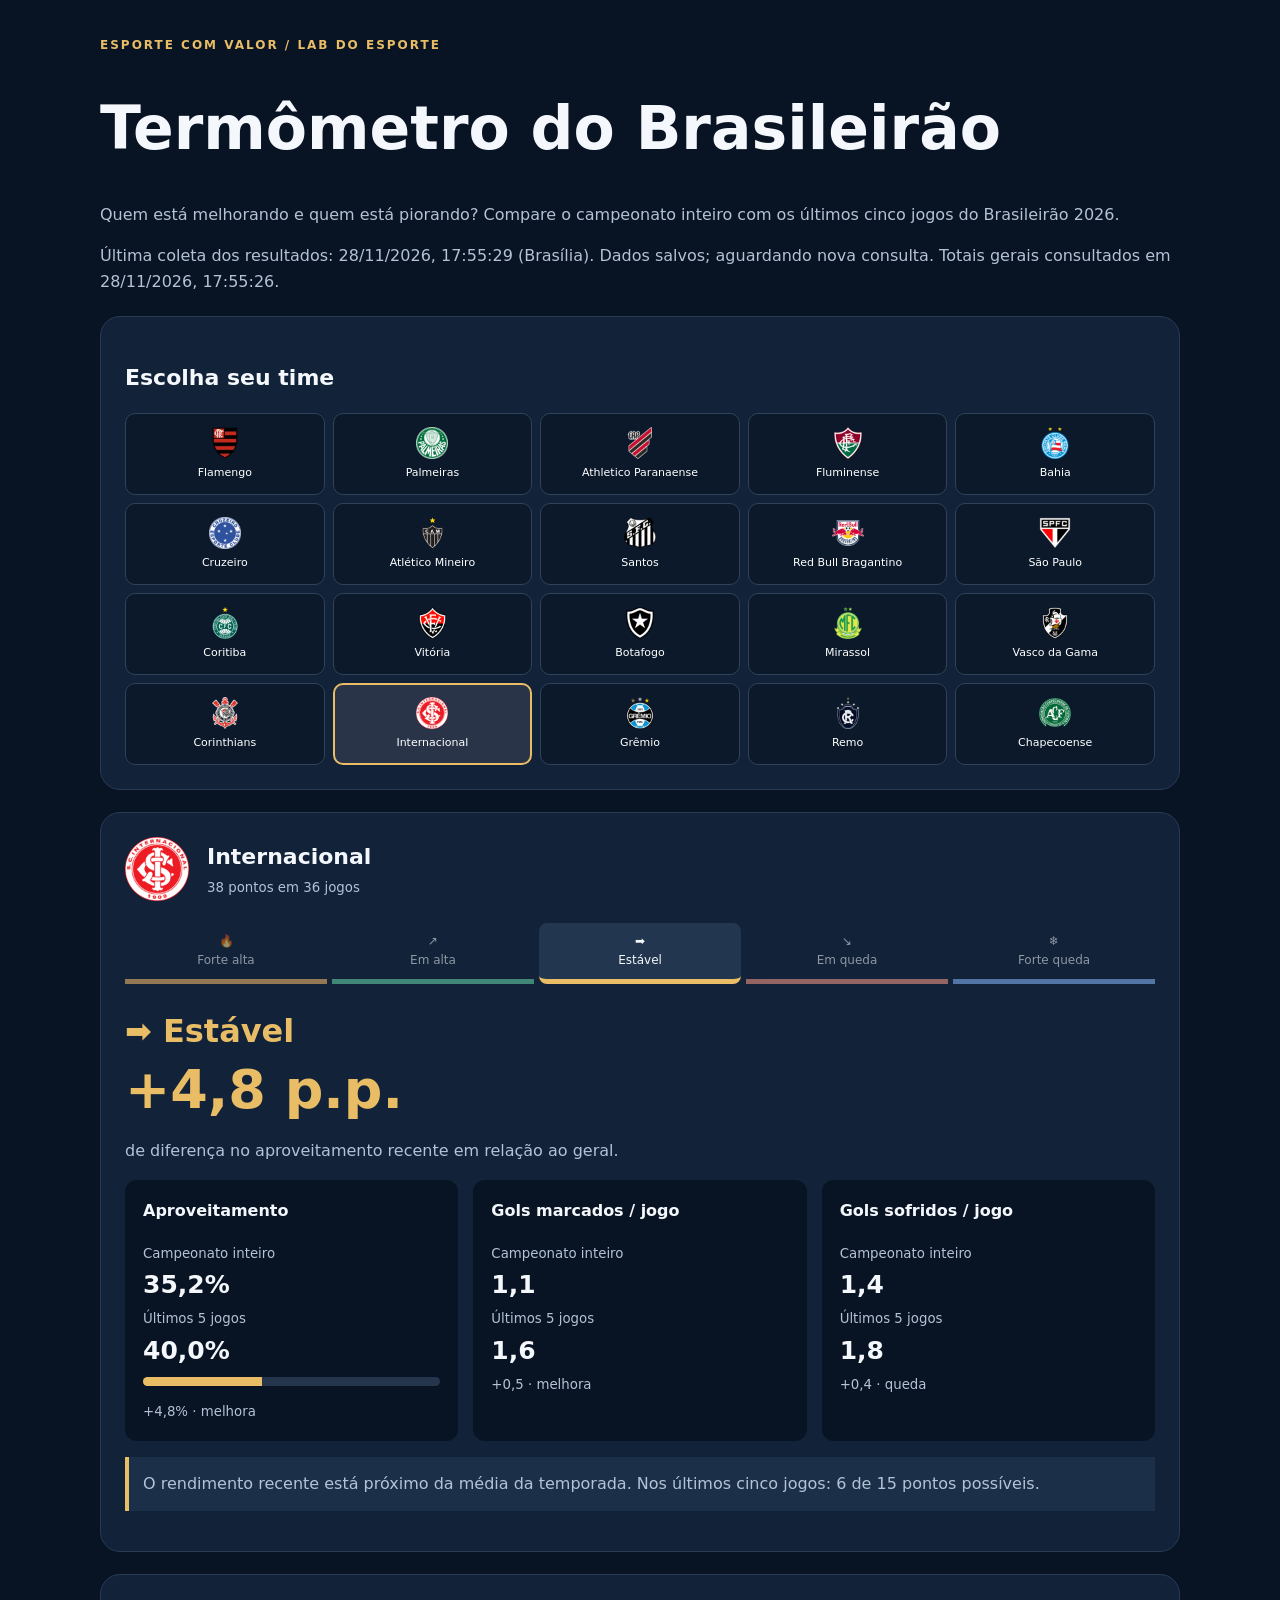
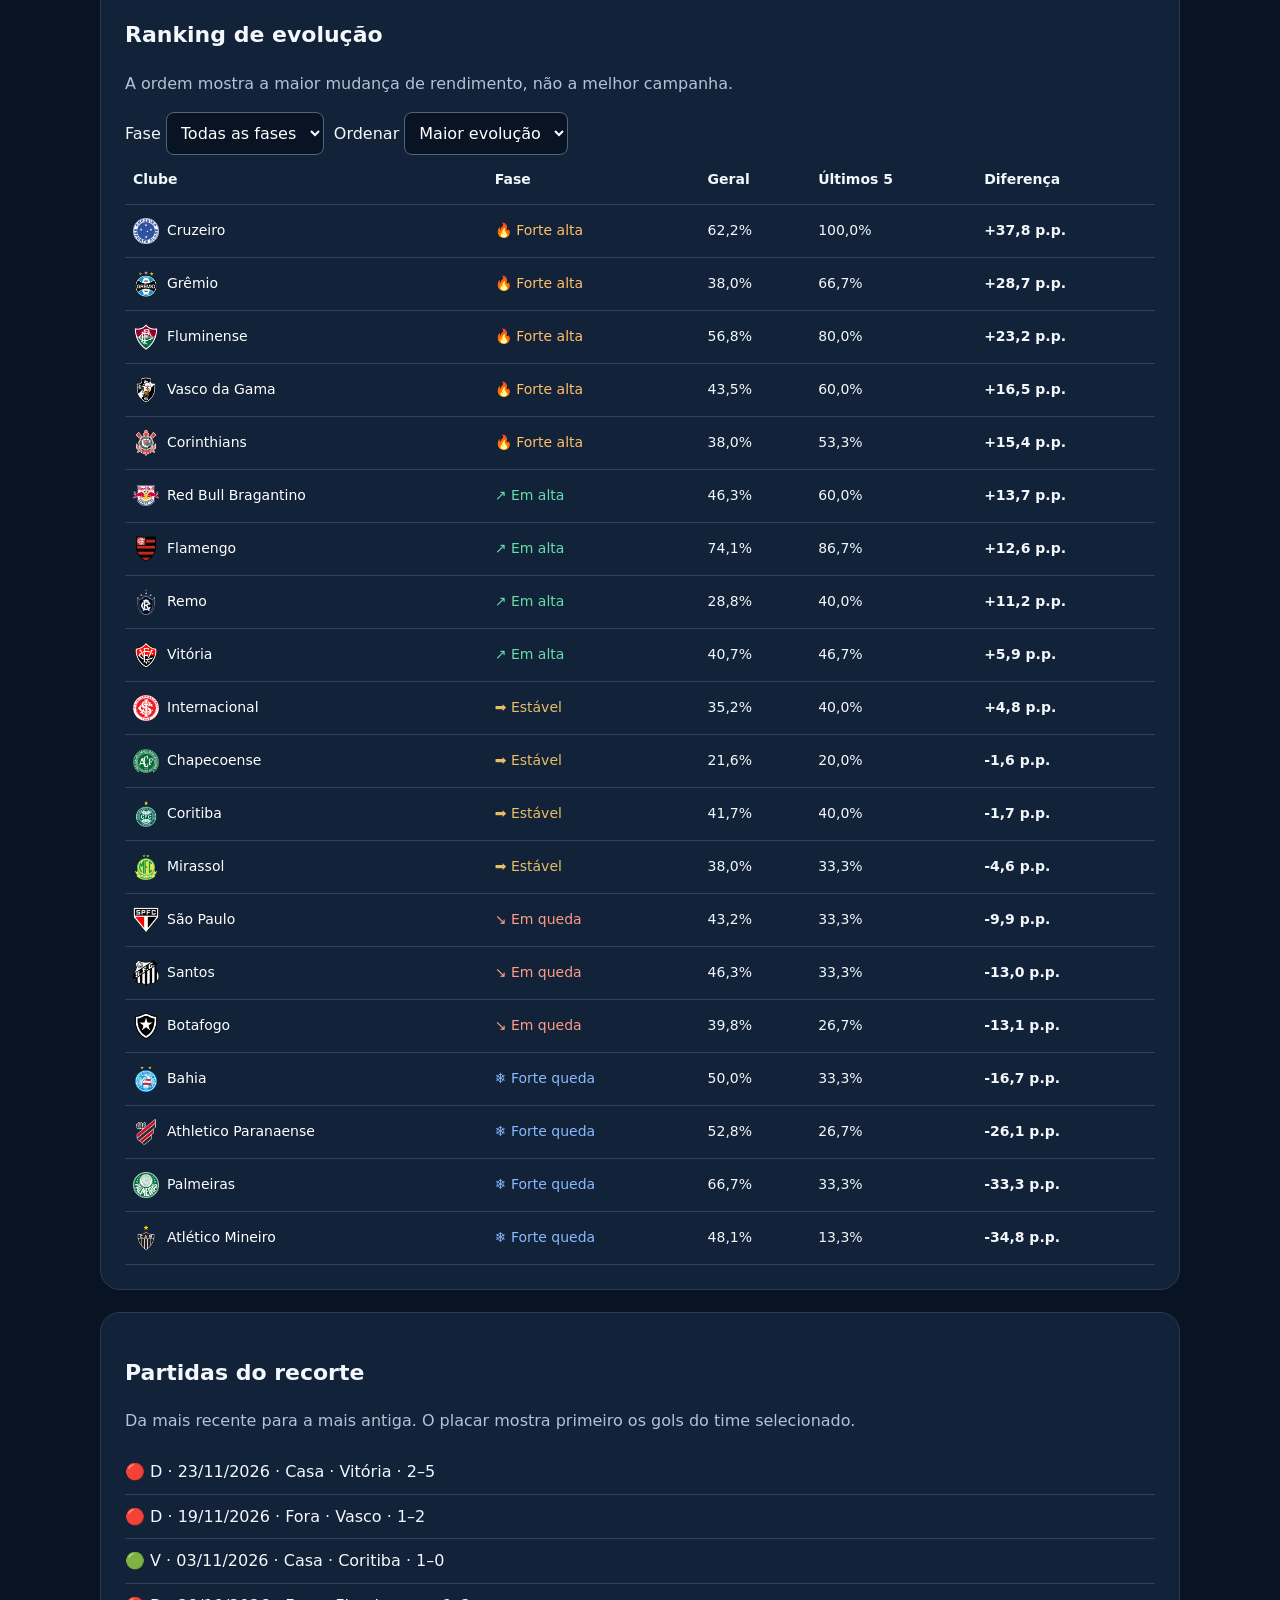
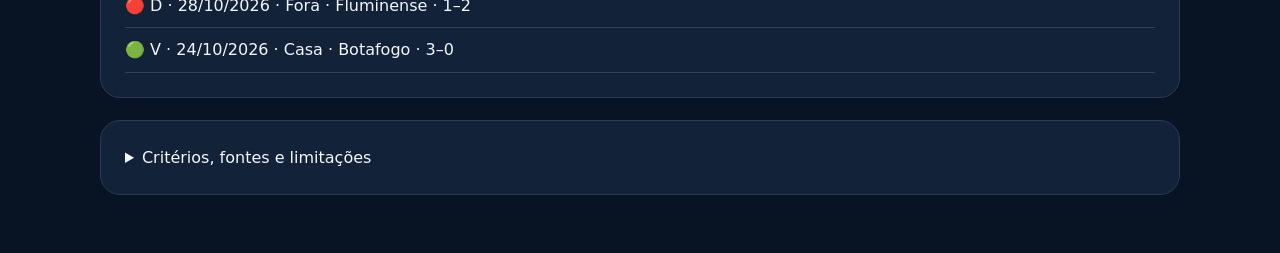
<file: termometro.html>
<!doctype html><html lang="pt-BR"><meta charset="utf-8"><meta name="viewport" content="width=device-width,initial-scale=1"><title>Termômetro do Brasileirão · Esporte com Valor</title><style>
:root{color-scheme:dark;--gold:#e8bd65;--muted:#b3c2d6}*{box-sizing:border-box}body{margin:0;background:#081323;color:#f4f7fb;font:16px/1.6 system-ui}main{max-width:1120px;margin:auto;padding:36px 20px}h1{font-size:clamp(34px,6vw,60px);line-height:1.1}h2{font-size:22px}p,small{color:var(--muted)}a,.brand{color:var(--gold)}.brand{font-size:12px;letter-spacing:2px;font-weight:800}.panel{background:#112239;border:1px solid #293b54;border-radius:20px;padding:24px;margin:22px 0}.teams{display:grid;grid-template-columns:repeat(5,1fr);gap:8px}.team{background:#0b192b;color:#fff;border:1px solid #30415a;border-radius:10px;padding:8px 3px;font-size:11px;cursor:pointer;min-height:82px}.team img{display:block;width:32px;height:32px;object-fit:contain;margin:0 auto 5px}.team[aria-pressed=true]{border:2px solid var(--gold);background:#293449}button{font:inherit;cursor:pointer}button:focus-visible,select:focus-visible{outline:3px solid var(--gold);outline-offset:3px}.hero{display:flex;align-items:center;gap:18px}.hero img{height:64px;width:64px;object-fit:contain}.hero h2{margin:0}.phase{font-size:32px;font-weight:850}.delta{font-size:54px;font-weight:850;line-height:1.2}.scale{display:grid;grid-template-columns:repeat(5,1fr);gap:5px;margin:22px 0}.scale span{padding:9px 3px;text-align:center;border-bottom:5px solid var(--tone);font-size:12px;opacity:.55}.scale span.active{opacity:1;background:#23364f;border-radius:8px}.metrics{display:grid;grid-template-columns:repeat(3,1fr);gap:15px}.metric{background:#081323;padding:18px;border-radius:12px}.metric strong{display:block;font-size:25px}.metric h3{font-size:16px;margin-top:0}.track{height:9px;background:#25364c;border-radius:8px;overflow:hidden;margin:6px 0 12px}.bar{height:100%;background:var(--gold)}.table-wrap{overflow-x:auto}table{width:100%;border-collapse:collapse;font-size:14px;white-space:nowrap}td,th{text-align:left;padding:13px 8px;border-bottom:1px solid #30415a}td img{height:26px;width:26px;object-fit:contain;vertical-align:middle;margin-right:8px}.link{border:0;background:none;color:#fff;padding:0;text-align:left}.game{padding:9px 0;border-bottom:1px solid #30415a}.notice{padding:14px;border-left:4px solid var(--gold);background:#1b3048}.filters{display:flex;gap:10px;flex-wrap:wrap}select{background:#081323;color:#fff;border:1px solid #53647b;border-radius:8px;padding:10px;font:inherit}summary{cursor:pointer}details p{font-size:13px}@media(max-width:700px){main{padding:28px 12px}.panel{padding:18px}.metrics{grid-template-columns:1fr}.scale span{font-size:10px}.delta{font-size:42px}}
</style><main><div class="brand">ESPORTE COM VALOR / LAB DO ESPORTE</div><h1>Termômetro do Brasileirão</h1><p>Quem está melhorando e quem está piorando? Compare o campeonato inteiro com os últimos cinco jogos do Brasileirão 2026.</p><p id="sync" role="status">Carregando a última coleta…</p><section class="panel"><h2>Escolha seu time</h2><div class="teams" id="teams" role="group" aria-label="Escolher time"></div></section><section class="panel" aria-live="polite" id="detail"></section><section class="panel"><h2>Ranking de evolução</h2><p>A ordem mostra a maior mudança de rendimento, não a melhor campanha.</p><div class="filters"><label>Fase <select id="filter"><option value="all">Todas as fases</option></select></label><label>Ordenar <select id="sort"><option value="desc">Maior evolução</option><option value="asc">Maior queda</option></select></label></div><div class="table-wrap"><table><thead><tr><th>Clube</th><th>Fase</th><th>Geral</th><th>Últimos 5</th><th>Diferença</th></tr></thead><tbody id="ranking"></tbody></table></div></section><section class="panel"><h2>Partidas do recorte</h2><p>Da mais recente para a mais antiga. O placar mostra primeiro os gols do time selecionado.</p><div id="history"></div></section><details class="panel"><summary>Critérios, fontes e limitações</summary><p>Aproveitamento = pontos ÷ (3 × jogos) × 100. Diferença = aproveitamento dos últimos cinco jogos menos o geral, em pontos percentuais. A classificação usa o valor sem arredondamento.</p><p>Forte alta: ≥ +15 p.p.; em alta: ≥ +5 e &lt; +15; estável: &gt; −5 e &lt; +5; em queda: &gt; −15 e ≤ −5; forte queda: ≤ −15. As faixas são critérios editoriais da ferramenta.</p><p>Gols marcados e sofridos são comparados por jogo. Sofrer menos representa melhora defensiva. As médias gerais só aparecem quando os totais de gols e o número de jogos correspondem à mesma classificação usada no comparativo.</p><p>O geral inclui os cinco jogos recentes. O termômetro descreve uma fase, sem ajustar força dos adversários, mando, lesões ou expulsões. Não prevê resultados. Clubes sem cinco partidas válidas ficam sem classificação.</p><p><a href="https://www.flashscore.com.br/futebol/brasil/brasileirao-serie-a/classificacao/hdLUdQGi/forma/geral/5/" target="_blank" rel="noopener">Resultados: Flashscore</a>. A coleta existente roda a cada 30 minutos entre 14h e 2h de Brasília; pode haver atraso. Falhas preservam a última coleta.</p><p>Totais gerais de gols: referência até 12/10/2026, acrescida dos resultados posteriores coletados pelo Flashscore. Fonte da referência: <a href="https://pt.wikipedia.org/wiki/Campeonato_Brasileiro_de_Futebol_de_2026_-_S%C3%A9rie_A" target="_blank" rel="noopener">Wikipédia, colaboradores</a>, <a href="https://creativecommons.org/licenses/by-sa/4.0/">CC BY-SA 4.0</a>. Dados extraídos e normalizados. Escudos pertencem aos clubes.</p></details></main><script>
const badges={"118":"[data-uri]","119":"[data-uri]","120":"[data-uri]","121":"[data-uri]","124":"[data-uri]","126":"[data-uri]","127":"[data-uri]","128":"[data-uri]","130":"[data-uri]","131":"[data-uri]","132":"[data-uri]","133":"[data-uri]","134":"[data-uri]","135":"[data-uri]","136":"[data-uri]","147":"[data-uri]","794":"[data-uri]","1062":"[data-uri]","1198":"[data-uri]","7848":"[data-uri]"};
const phases=[{name:'Forte alta',icon:'🔥',color:'#ffbd69'},{name:'Em alta',icon:'↗️',color:'#67dbaa'},{name:'Estável',icon:'➡️',color:'#e8bd65'},{name:'Em queda',icon:'↘️',color:'#ff9c86'},{name:'Forte queda',icon:'❄️',color:'#89b9ff'}];
const $=id=>document.getElementById(id),fmt=n=>n.toLocaleString('pt-BR',{minimumFractionDigits:1,maximumFractionDigits:1}),signed=n=>(n>0?'+':'')+fmt(n),esc=s=>String(s).replace(/[&<>"']/g,c=>({'&':'&amp;','<':'&lt;','>':'&gt;','"':'&quot;',"'":'&#39;'}[c]));
function phase(d){return d>=15?0:d>=5?1:d> -5?2:d> -15?3:4}
function metrics(t){const games=[...t.recent].sort((a,b)=>b.date-a.date).slice(0,5);if(games.length!==5||new Set(games.map(m=>m.id)).size!==5||games.some(m=>![0,1,3].includes(m.points))||!Number.isInteger(t.played)||t.played<5||t.points<0||t.points>3*t.played)return null;const pts=games.reduce((s,m)=>s+m.points,0);if(pts>t.points||t.points-pts>3*(t.played-5))return null;const general=t.points/(3*t.played)*100,recent=pts/15*100,delta=recent-general;return {games,pts,general,recent,delta,phase:phase(delta)}}
let live=null,standing=null,selected=119;
phases.forEach((p,i)=>{const o=document.createElement('option');o.value=i;o.textContent=p.icon+' '+p.name;$('filter').append(o)});
function render(){const t=live.teams.find(t=>t.id===selected),m=metrics(t);document.querySelectorAll('[data-team]').forEach(b=>b.setAttribute('aria-pressed',String(+b.dataset.team===selected)));if(!m){$('detail').textContent='Dados insuficientes para comparar este time.';$('history').replaceChildren();return}const p=phases[m.phase],g=t,same=true;
function metric(title,general,recent,unit,reverse=false){const available=general!==null,d=available?recent-general:null;return `<div class="metric"><h3>${title}</h3><small>Campeonato inteiro</small><strong>${available?fmt(general)+unit:'Indisponível'}</strong><small>Últimos 5 jogos</small><strong>${fmt(recent)+unit}</strong>${title==='Aproveitamento'?`<div class="track"><div class="bar" style="width:${recent}%"></div></div>`:''}<small>${d===null?'Totais gerais de gols pendentes de coleta compatível.':Math.abs(d)<1e-9?'Sem mudança':`${signed(d)}${unit} · ${((d>0)!==reverse)?'melhora':'queda'}`}</small></div>`}
const scores=m.games.map(g=>[g.venue==='Casa'?g.hg:g.ag,g.venue==='Casa'?g.ag:g.hg]);const validGoals=scores.every(a=>a.every(n=>Number.isInteger(n)&&n>=0));const gf=validGoals?scores.reduce((s,a)=>s+a[0],0)/5:null,ga=validGoals?scores.reduce((s,a)=>s+a[1],0)/5:null;
$('detail').innerHTML=`<div class="hero"><img src="${badges[t.id]}" alt="Escudo do ${esc(t.name)}"><div><h2>${esc(t.name)}</h2><small>${t.points} pontos em ${t.played} jogos</small></div></div><div class="scale">${phases.map((p,i)=>`<span class="${i===m.phase?'active':''}" style="--tone:${p.color}">${p.icon}<br>${p.name}</span>`).join('')}</div><div class="phase" style="color:${p.color}">${p.icon} ${p.name}</div><div class="delta" style="color:${p.color}">${signed(m.delta)} p.p.</div><p>de diferença no aproveitamento recente em relação ao geral.</p><div class="metrics">${metric('Aproveitamento',m.general,m.recent,'%')}${gf===null?'<p>Placares indisponíveis.</p>':metric('Gols marcados / jogo',same&&Number.isInteger(g.goalsFor)?g.goalsFor/t.played:null,gf,'')+metric('Gols sofridos / jogo',same&&Number.isInteger(g.goalsAgainst)?g.goalsAgainst/t.played:null,ga,'',true)}</div><p class="notice">${m.delta>=5?'O time está pontuando em ritmo superior ao da temporada.':m.delta<=-5?'O time está pontuando em ritmo inferior ao da temporada.':'O rendimento recente está próximo da média da temporada.'} Nos últimos cinco jogos: ${m.pts} de 15 pontos possíveis.</p>`;
$('history').replaceChildren();for(const g of m.games){const d=document.createElement('div');d.className='game';d.textContent=({3:'🟢 V',1:'🟡 E',0:'🔴 D'}[g.points])+' · '+new Date(g.date).toLocaleDateString('pt-BR',{timeZone:'America/Sao_Paulo'})+' · '+g.venue+' · '+g.opponent+' · '+g.score;$('history').append(d)}renderRanking()}
function renderRanking(){const rows=live.teams.map(t=>({t,m:metrics(t)})).filter(x=>$('filter').value==='all'||x.m?.phase===+$('filter').value).sort((a,b)=>{if(!a.m)return 1;if(!b.m)return -1;return ($('sort').value==='asc'?1:-1)*(a.m.delta-b.m.delta)||a.t.name.localeCompare(b.t.name)});$('ranking').replaceChildren();for(const {t,m}of rows){const tr=document.createElement('tr'),p=m?phases[m.phase]:null;tr.innerHTML=`<td><button class="link" data-id="${t.id}"><img src="${badges[t.id]}" alt="">${esc(t.name)}</button></td><td style="color:${p?.color||'#b3c2d6'}">${p?p.icon+' '+p.name:'Sem dados'}</td><td>${m?fmt(m.general)+'%':'—'}</td><td>${m?fmt(m.recent)+'%':'—'}</td><td><strong>${m?signed(m.delta)+' p.p.':'—'}</strong></td>`;tr.querySelector('button').onclick=()=>{selected=t.id;render();$('detail').scrollIntoView({block:'start'})};$('ranking').append(tr)}}
$('filter').onchange=renderRanking;$('sort').onchange=renderRanking;
async function init(){try{const r=await fetch('./forma.json',{cache:'no-store'});if(!r.ok)throw Error();live=await r.json();if(live.teams?.length!==20||!Number.isFinite(Date.parse(live.fetchedAt))||live.teams.some(t=>!Array.isArray(t.recent)||!badges[t.id]))throw Error();try{const s=await fetch('./classificacao.json',{cache:'no-store'});if(s.ok)standing=await s.json()}catch{}for(const t of live.teams){const b=document.createElement('button');b.className='team';b.dataset.team=t.id;b.setAttribute('aria-label','Selecionar '+t.name);const img=document.createElement('img');img.src=badges[t.id];img.alt='';b.append(img,document.createTextNode(t.name));b.onclick=()=>{selected=t.id;render()};$('teams').append(b)}$('sync').textContent='Última coleta dos resultados: '+new Date(live.fetchedAt).toLocaleString('pt-BR',{timeZone:'America/Sao_Paulo'})+' (Brasília).'+(Date.now()-Date.parse(live.fetchedAt)>36e5?' Dados salvos; aguardando nova consulta.':'')+(standing?.fetchedAt?' Totais gerais consultados em '+new Date(standing.fetchedAt).toLocaleString('pt-BR',{timeZone:'America/Sao_Paulo'})+'.':'');render()}catch{$('sync').textContent='Não foi possível carregar os dados. Tente novamente mais tarde.'}}
init();const report=()=>parent.postMessage({type:'ecv-thermo-height',height:Math.ceil(document.querySelector('main').getBoundingClientRect().height)+24},location.origin);new ResizeObserver(report).observe(document.querySelector('main'));
</script><script src="./ecv-analytics.js?v=1"></script></html>
</file>
<file: almanaque.css>
:root{color-scheme:dark;--bg:#081323;--card:#112239;--gold:#e8bd65;--muted:#b3c2d6}*{box-sizing:border-box}body{margin:0;background:var(--bg);color:#f4f7fb;font:16px/1.6 system-ui,sans-serif}main{max-width:1180px;margin:auto;padding:32px 22px}a{color:var(--gold)}.brand,.eyebrow{font-size:11px;font-weight:800;letter-spacing:2px;color:var(--gold)}nav{display:flex;justify-content:space-between;gap:16px;margin-top:25px;font-size:12px}nav span{color:var(--muted);letter-spacing:2px}h1{font-size:clamp(42px,7vw,78px);line-height:1.05;letter-spacing:-3px;margin:38px 0 22px}h1 span{color:var(--gold)}header>p{font-size:18px;max-width:660px;color:var(--muted)}header{padding-bottom:30px;border-bottom:1px solid #30415a}.coverage{display:inline-block;border:1px solid #4b4936;color:var(--gold);padding:6px 12px;border-radius:30px;font-size:12px}.filters{display:flex;gap:20px;align-items:end;flex-wrap:wrap;background:var(--card);padding:24px;border-radius:16px;margin-top:30px}label{display:block;font-size:12px;color:var(--muted)}select{display:block;min-width:200px;margin-top:7px;background:#081323;color:white;padding:12px;border:1px solid #53647b;border-radius:8px;font:inherit;font-size:15px}.filters p{font-size:12px;color:var(--muted);max-width:300px;margin:0 0 6px}.scope{font-size:13px;color:var(--muted);margin:20px 0 34px}.section-heading{display:flex;align-items:end;justify-content:space-between;gap:18px;margin:32px 0 18px}h2{margin:4px 0;font-size:26px;line-height:1.25}.section-heading p{color:var(--muted);font-size:12px}.cards{display:grid;grid-template-columns:repeat(3,minmax(0,1fr));gap:16px}.record{position:relative;text-align:left;color:inherit;background:var(--card);border:1px solid #293b54;border-radius:16px;padding:24px;font:inherit;cursor:pointer;min-height:245px}.record:hover{border-color:var(--gold);background:#172b44}.record .label{font-size:13px;font-weight:650;color:var(--muted)}.number{display:block;color:var(--gold);font-size:56px;font-weight:850;line-height:1.15;margin:16px 0 10px}.number small{font-size:14px;font-weight:500}.record strong{display:block;font-size:17px}.record .meta{display:block;color:var(--muted);font-size:12px;margin-top:9px}.record .more{display:block;color:var(--gold);font-size:12px;margin-top:18px}.record.losses .number{color:#ff8c91}.record.unbeaten .number{color:#72d4b5}button:focus-visible,select:focus-visible,a:focus-visible{outline:3px solid var(--gold);outline-offset:4px}.detail{background:#12263c;border:1px solid #b39350;border-radius:16px;margin:25px 0;padding:26px}.detail p{color:var(--muted);font-size:13px}.close{float:right;background:transparent;border:1px solid #53647b;color:white;border-radius:8px;padding:8px 12px;cursor:pointer}details{margin:14px 0;border:1px solid #30415a;border-radius:8px;padding:12px}summary{cursor:pointer;font-weight:650}.scroll{overflow-x:auto;margin-top:12px}table{border-collapse:collapse;width:100%;font-size:13px;min-width:510px}th,td{text-align:left;padding:10px;border-bottom:1px solid #30415a}th{color:var(--muted);font-size:11px}td.score{white-space:nowrap;font-weight:700;color:var(--gold)}.method{margin:44px 0 24px;border-top:1px solid #30415a;padding-top:26px}.method p{font-size:13px;color:var(--muted);max-width:950px}.method h2{font-size:20px}footer{font-size:12px;color:var(--muted);padding:20px 0}.empty{color:var(--muted)}[hidden]{display:none!important}@media(max-width:800px){.cards{grid-template-columns:repeat(2,minmax(0,1fr))}.section-heading{align-items:start;flex-direction:column;gap:0}nav span{display:none}}@media(max-width:500px){main{padding:24px 16px}.cards{grid-template-columns:1fr}.record{min-height:210px}.filters{padding:18px;gap:14px}.filters label,select{width:100%}h1{letter-spacing:-2px}.detail{padding:18px}.close{float:none;margin-bottom:16px}}

.outcome{padding:10px 14px;border-left:3px solid var(--gold);background:#081323}.filters{align-items:flex-end}.filters select{min-width:170px}.filters p{max-width:220px}#live-status{margin-bottom:0;color:var(--gold)}#standings-body td:last-child{font-weight:650}
</file>
